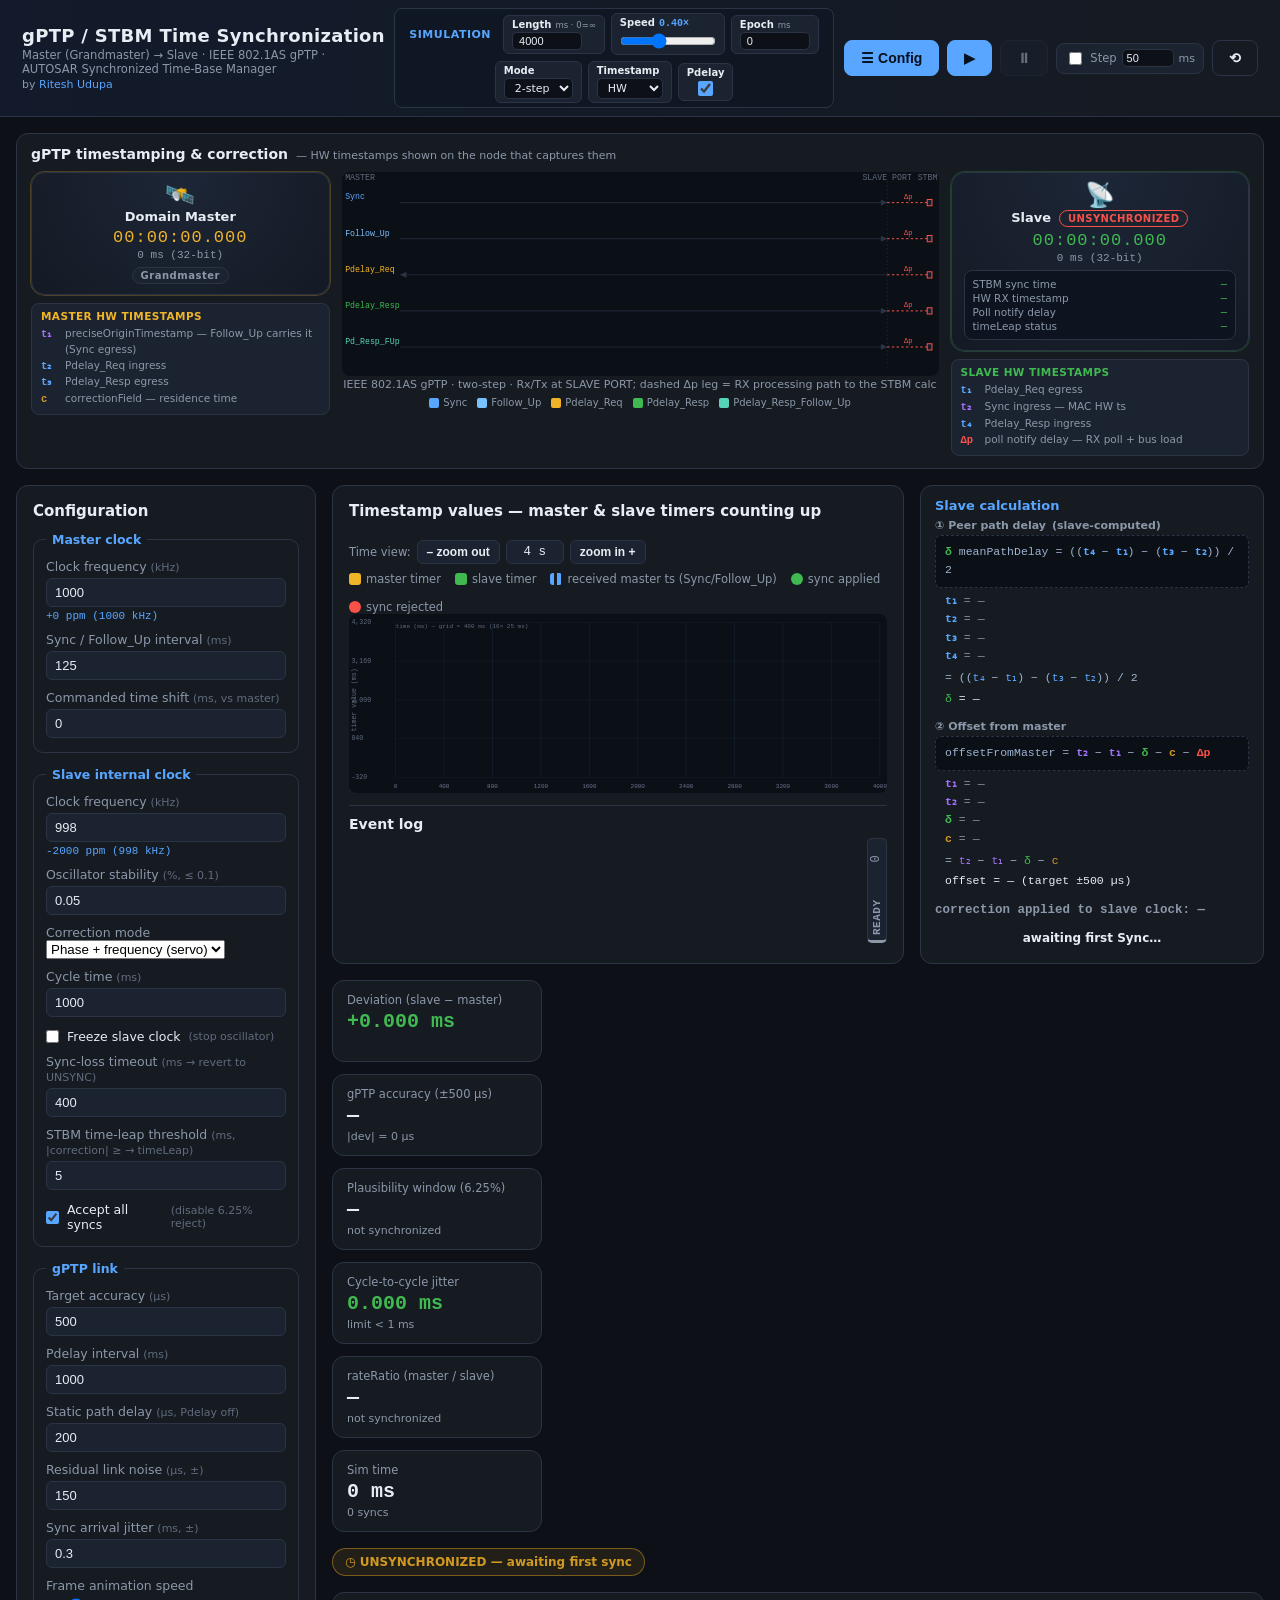
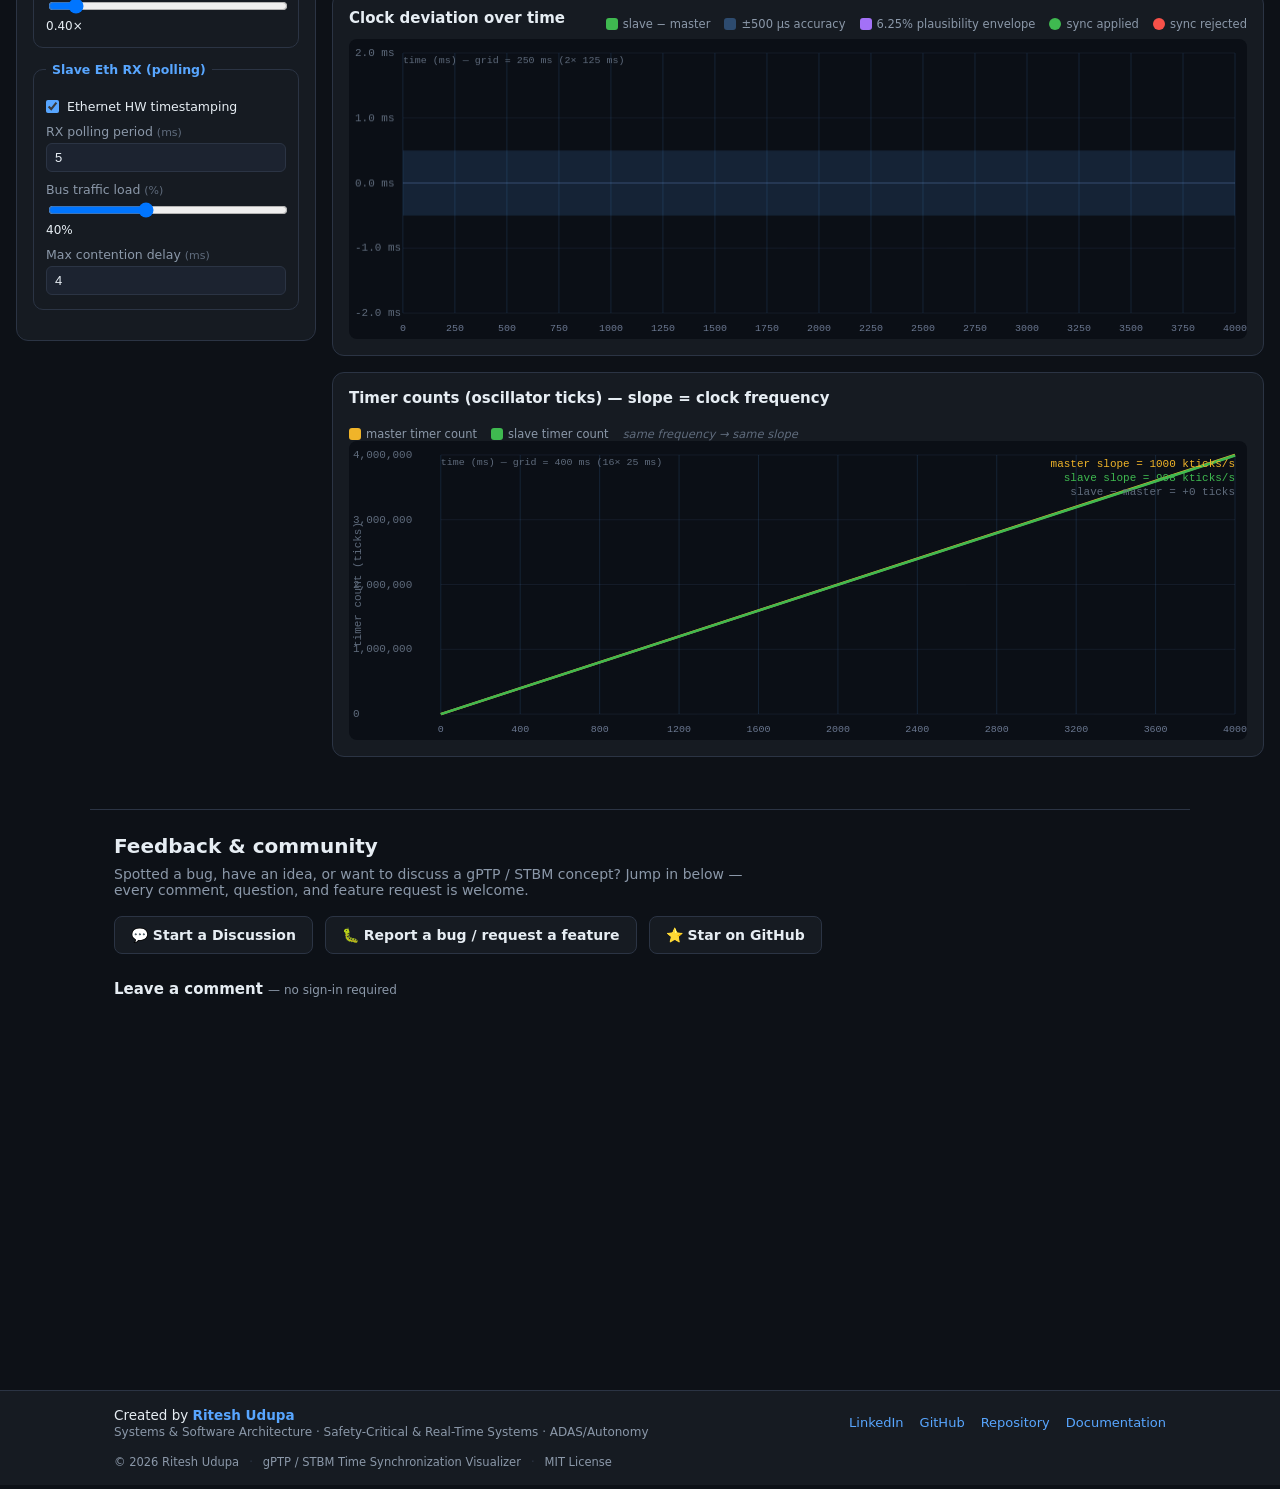
<file: index.html>
<!DOCTYPE html>
<html lang="en">
<head>
  <meta charset="UTF-8" />
  <meta name="viewport" content="width=device-width, initial-scale=1.0" />
  <title>gPTP / STBM Time Synchronization Visualizer</title>
  <meta name="description" content="Interactive gPTP / IEEE 802.1AS and AUTOSAR STBM time-synchronization visualizer for automotive Ethernet. Animates Sync/Follow_Up/Pdelay, offset and path-delay math, HW vs SW timestamping, and a PI frequency servo (syntonization). Vanilla JS, no build." />
  <meta name="keywords" content="gPTP, IEEE 802.1AS, PTP, IEEE 1588, time synchronization, clock synchronization, TSN, time-sensitive networking, automotive Ethernet, AUTOSAR, STBM, EthTSyn, syntonization, precision time protocol, frequency servo, ADAS, in-vehicle network" />
  <meta name="author" content="Ritesh Udupa" />
  <link rel="canonical" href="https://rudupa.github.io/EthTimeSync_Sim/" />
  <!-- Open Graph / social preview -->
  <meta property="og:type" content="website" />
  <meta property="og:title" content="gPTP / STBM Time Synchronization Visualizer" />
  <meta property="og:description" content="See how an ECU disciplines its clock to a grandmaster over IEEE 802.1AS: Sync/Follow_Up/Pdelay, offset math, HW vs SW timestamping, and a frequency servo turning the classic sawtooth into a flat, locked line." />
  <meta property="og:url" content="https://rudupa.github.io/EthTimeSync_Sim/" />
  <meta property="og:image" content="https://rudupa.github.io/EthTimeSync_Sim/preview.png" />
  <meta name="twitter:card" content="summary_large_image" />
  <meta name="twitter:title" content="gPTP / STBM Time Synchronization Visualizer" />
  <meta name="twitter:description" content="Interactive gPTP / IEEE 802.1AS + AUTOSAR STBM time-sync visualizer for automotive Ethernet. Vanilla JS, no build." />
  <meta name="twitter:image" content="https://rudupa.github.io/EthTimeSync_Sim/preview.png" />
  <!-- Google Analytics (GA4) -->
  <script async src="https://www.googletagmanager.com/gtag/js?id=G-XHBCMHM54F"></script>
  <script>
    window.dataLayer = window.dataLayer || [];
    function gtag(){dataLayer.push(arguments);}
    gtag('js', new Date());
    gtag('config', 'G-XHBCMHM54F');
  </script>
  <link rel="stylesheet" href="styles.css" />
</head>
<body>
  <header class="app-header">
    <div class="title-block">
      <h1><a href="docs.html" class="title-link" title="Open the detailed explanation of how gPTP / STBM synchronization works">gPTP&nbsp;/&nbsp;STBM Time Synchronization</a></h1>
      <p class="subtitle">Master (Grandmaster) &rarr; Slave &middot; IEEE&nbsp;802.1AS gPTP &middot; AUTOSAR Synchronized Time-Base Manager</p>
      <p class="byline">by <a href="https://www.linkedin.com/in/ritesh-udupa-4b694619/" target="_blank" rel="noopener">Ritesh Udupa</a></p>
    </div>
    <!-- ================= SIMULATION CONFIG (header center) ================= -->
    <div class="sim-inline">
      <span class="sim-title">Simulation</span>
      <label class="sim-field" title="Total simulation length (in ms). The run auto-stops when the simulation clock reaches this value. 0 = run indefinitely. The run always starts at 0.">
        <span class="sim-lbl">Length <span class="unit">ms · 0=∞</span></span>
        <input type="number" id="cfgStop" value="4000" step="1000" />
      </label>
      <label class="sim-field" title="Playback rate relative to real time. 1× = real time, lower values slow the simulation down. Affects only how fast time advances on screen, not the modeled physics or timestamps.">
        <span class="sim-lbl">Speed <output id="outSpeed">0.40×</output></span>
        <input type="range" id="cfgSpeed" min="0.01" max="1" step="0.01" value="0.4" />
      </label>
      <label class="sim-field" title="Base offset (ms) added to the 32-bit clock so timestamps start from a realistic large value instead of 0. Purely cosmetic for the absolute time display; does not change offsets or accuracy.">
        <span class="sim-lbl">Epoch <span class="unit">ms</span></span>
        <input type="number" id="cfgEpoch" value="0" step="1000" />
      </label>
      <label class="sim-field" title="gPTP timestamping mode. 2-step: the Sync frame is sent first, then a Follow_Up message carries the preciseOriginTimestamp (t₁) and correctionField. 1-step: the Sync frame itself carries t₁ and the correctionField — no Follow_Up is sent.">
        <span class="sim-lbl">Mode</span>
        <select id="cfgStepMode">
          <option value="2" selected>2-step</option>
          <option value="1">1-step</option>
        </select>
      </label>
      <label class="sim-field" title="RX timestamping method at the slave. HW: the Sync ingress time (t₂) is captured by the MAC in hardware, so the variable software poll/bus notify delay (Δp) does NOT corrupt the measured offset. SW: a software timestamp is taken at poll-service time, leaking Δp into t₂ as error + jitter.">
        <span class="sim-lbl">Timestamp</span>
        <select id="cfgTsMode">
          <option value="hw" selected>HW</option>
          <option value="sw">SW</option>
        </select>
      </label>
      <label class="sim-field sim-chk" title="Enable the peer-delay (Pdelay) handshake that measures link propagation delay (meanPathDelay δ). When enabled, the offset subtracts δ. When disabled, no Pdelay frames run, δ is assumed 0, and the link propagation delay remains uncompensated in the offset.">
        <span class="sim-lbl">Pdelay</span>
        <input type="checkbox" id="cfgPdelayEn" checked />
      </label>
    </div>
    <div class="sim-controls">
      <button id="btnToggleConfig" class="btn btn-ghost active" title="Show/hide configuration panel">☰ Config</button>
      <button id="btnStart" class="btn btn-primary">▶</button>
      <button id="btnPause" class="btn" disabled>⏸</button>
      <label class="sim-step" title="Step mode. When enabled, ▶ advances the simulation by one step (the size in the box) per click instead of running continuously.">
        <input type="checkbox" id="cfgStepEn" />
        <span>Step</span>
        <input type="number" id="cfgStep" value="50" min="1" step="10" />
        <span class="unit">ms</span>
      </label>
      <button id="btnReset" class="btn btn-ghost">⟲</button>
    </div>
  </header>

  <main class="layout">
    <!-- ================= SYNC PANEL: nodes + link + gPTP timestamps combined ================= -->
    <div class="top-band">
      <div class="panel sync-panel">
        <h2>gPTP timestamping &amp; correction <span class="hint">— HW timestamps shown on the node that captures them</span></h2>
        <div class="sync-grid">

          <!-- Master node -->
          <div class="sync-col sync-master">
            <div class="node node-master" id="nodeMaster">
              <div class="node-icon">🛰️</div>
              <div class="node-name">Domain Master</div>
              <div class="node-clock" id="masterHuman">--:--:--.---</div>
              <div class="node-raw" id="masterRaw">0 ms</div>
              <div class="node-tag">Grandmaster</div>
            </div>
            <div class="ts-key">
              <h5>Master HW timestamps</h5>
              <div class="ts-key-row"><span class="sym t-sy">t₁</span><span id="mkT1desc">preciseOriginTimestamp — Sync egress</span></div>
              <div class="ts-key-row pd-only"><span class="sym t-pd">t₂</span><span>Pdelay_Req ingress</span></div>
              <div class="ts-key-row pd-only"><span class="sym t-pd">t₃</span><span>Pdelay_Resp egress</span></div>
              <div class="ts-key-row"><span class="sym t-c">c</span><span>correctionField — residence time</span></div>
            </div>
          </div>

          <!-- Link diagram (timestamps annotated on arrows) + derived results -->
          <div class="sync-col sync-link">
            <div class="link">
              <canvas id="linkCanvas" width="760" height="260"></canvas>
              <div class="link-label" id="linkLabel">IEEE 802.1AS gPTP · two-step <span class="who">— t₁…t₄ shown at the arrow endpoint that captures them</span></div>
              <div class="frame-legend" id="frameLegend">
                <span data-lane="Sync"><i class="fr fr-sync"></i>Sync</span>
                <span data-lane="Follow_Up"><i class="fr fr-fup"></i>Follow_Up</span>
                <span data-lane="Pdelay_Req"><i class="fr fr-preq"></i>Pdelay_Req</span>
                <span data-lane="Pdelay_Resp"><i class="fr fr-presp"></i>Pdelay_Resp</span>
                <span data-lane="Pdelay_Resp_Follow_Up"><i class="fr fr-prfup"></i>Pdelay_Resp_Follow_Up</span>
              </div>
            </div>
          </div>

          <!-- Slave node -->
          <div class="sync-col sync-slave">
            <div class="node node-slave" id="nodeSlave">
              <div class="node-icon">📡</div>
              <div class="node-name node-name-row">Slave <span class="node-tag node-tag-inline state-unsync" id="slaveState">UNSYNCHRONIZED</span></div>
              <div class="node-clock" id="slaveHuman">--:--:--.---</div>
              <div class="node-raw" id="slaveRaw">0 ms</div>
              <div class="stbm-box">
                <div class="stbm-row"><span>STBM sync time</span><span id="stbmTime" class="mono">—</span></div>
                <div class="stbm-row"><span>HW RX timestamp</span><span id="stbmHwTs" class="mono">—</span></div>
                <div class="stbm-row"><span>Poll notify delay</span><span id="stbmNotify" class="mono">—</span></div>
                <div class="stbm-row"><span>timeLeap status</span><span id="stbmLeap" class="mono">—</span></div>
              </div>
            </div>
            <div class="ts-key">
              <h5>Slave HW timestamps</h5>
              <div class="ts-key-row pd-only"><span class="sym t-pd">t₁</span><span>Pdelay_Req egress</span></div>
              <div class="ts-key-row"><span class="sym t-sy">t₂</span><span>Sync ingress — MAC HW ts</span></div>
              <div class="ts-key-row pd-only"><span class="sym t-pd">t₄</span><span>Pdelay_Resp ingress</span></div>
              <div class="ts-key-row"><span class="sym t-dp">Δp</span><span>poll notify delay — RX poll + bus load</span></div>
            </div>
          </div>

        </div>
      </div>
    </div>

    <div class="main-row">
    <!-- ================= CONFIG SIDEBAR ================= -->
    <aside class="panel config-panel">
      <h2>Configuration</h2>
      <div class="config-grid">
      <fieldset>
        <legend>Master clock</legend>
        <label title="Master oscillator frequency. Nominal reference is 1000 kHz (1 MHz). The derived ppm shows its offset from nominal. This sets the SLOPE of the master timer-count line; the master is the grandmaster reference all others sync to.">Clock frequency <span class="unit">(kHz)</span>
          <input type="number" id="cfgMasterFreq" value="1000" step="0.1" min="1" />
          <output id="outMasterPpm" class="ppm-out">0 ppm</output>
        </label>
        <label title="How often the master sends Sync + Follow_Up frames. Shorter interval = more frequent corrections = tighter tracking of the slave, but more bus traffic. Also sets the default time-axis grid spacing.">Sync / Follow_Up interval <span class="unit">(ms)</span>
          <input type="number" id="cfgSyncInterval" value="125" step="5" min="5" />
        </label>
        <label title="Deliberate offset added to the master's transmitted time (preciseOriginTimestamp). Simulates a commanded time-base shift. A large shift produces a big correction at the slave and can trigger an STBM timeLeap.">Commanded time shift <span class="unit">(ms, vs master)</span>
          <input type="number" id="cfgTimeShift" value="0" step="1" />
        </label>
      </fieldset>

      <fieldset>
        <legend>Slave internal clock</legend>
        <label title="Slave oscillator frequency. Difference from the master (nominal 1000 kHz) is the root cause of drift: e.g. 998 kHz = -2000 ppm, so the slave loses ~2 ms every second between syncs. Sets the slope of the slave timer-count line.">Clock frequency <span class="unit">(kHz)</span>
          <input type="number" id="cfgSlaveFreq" value="998" step="0.1" min="1" />
          <output id="outSlavePpm" class="ppm-out">0 ppm</output>
        </label>
        <label title="Short-term random frequency wander of the slave oscillator, as a percentage. Models crystal instability. Requirement is ≤ 0.1%; above that an alert fires. Higher values add noise/jitter to the deviation between syncs.">Oscillator stability <span class="unit">(%, ≤ 0.1)</span>
          <input type="number" id="cfgStability" value="0.05" step="0.01" min="0" />
        </label>
        <label title="How the slave applies each sync. Phase only: the classic hard step — the slave clock is snapped to the master every sync, so it drifts back (sawtooth) between syncs. Phase + frequency (servo): a PI clock servo also disciplines the oscillator RATE (syntonization) so the error converges and stays flat between syncs, like a real gPTP/STBM stack.">Correction mode
          <select id="cfgCorrMode">
            <option value="both" selected>Phase + frequency (servo)</option>
            <option value="phase">Phase only (step)</option>
          </select>
        </label>
        <label title="Period of the slave's measurement cycle (e.g. sensor frame). Cycle-to-cycle jitter is measured against this; jitter ≥ 1 ms raises an alert. Represents the application task cadence driven by the synchronized time base.">Cycle time <span class="unit">(ms)</span>
          <input type="number" id="cfgCycle" value="1000" step="100" min="10" />
        </label>
        <label class="chk" title="Stops the slave oscillator entirely (0 Hz). The local timer flat-lines while Sync frames still arrive, so every sync is rejected by the plausibility check until the sync-loss timeout forces re-adoption. Use to demonstrate holdover / sync loss.">
          <input type="checkbox" id="cfgFreeze" />
          Freeze slave clock <span class="unit">(stop oscillator)</span>
        </label>
        <label title="If no sync has been APPLIED for this long, the slave declares sync loss and reverts to UNSYNCHRONIZED, then unconditionally adopts the next Sync. 0 disables the timeout. Lower = recovers faster after rejected syncs.">Sync-loss timeout <span class="unit">(ms → revert to UNSYNC)</span>
          <input type="number" id="cfgSyncTimeout" value="400" step="50" min="0" />
        </label>
        <label title="STBM raises a timeLeap status flag when a single applied correction is at least this large (a discontinuous jump of the time base). 0 disables it. Lower threshold = timeLeap fires on smaller jumps. Rejected syncs never raise it.">STBM time-leap threshold <span class="unit">(ms, |correction| ≥ → timeLeap)</span>
          <input type="number" id="cfgTimeLeap" value="5" step="1" min="0" />
        </label>
        <label class="chk" title="When checked, every received sync is applied regardless of size. When unchecked, a sync is rejected (holdover) if the deviation exceeds 6.25% of the time since the last sync — the plausibility gate that guards against bad timestamps.">
          <input type="checkbox" id="cfgAcceptAll" checked />
          Accept all syncs <span class="unit">(disable 6.25% reject)</span>
        </label>
      </fieldset>

      <fieldset>
        <legend>gPTP link</legend>
        <label title="Required synchronization accuracy. If the |deviation| between slave and master exceeds this, an ACCURACY OUT OF SPEC alert fires and the tile turns red. Sets the ± band drawn on the deviation plot. Does not change the physics — it is the pass/fail limit.">Target accuracy <span class="unit">(µs)</span>
          <input type="number" id="cfgAccuracy" value="500" step="10" />
        </label>
        <label title="How often the peer-delay (Pdelay) handshake runs to measure link propagation delay. More frequent = fresher meanPathDelay used in the offset calculation. Rarely needs changing on a stable link.">Pdelay interval <span class="unit">(ms)</span>
          <input type="number" id="cfgPdelay" value="1000" step="100" min="50" />
        </label>
        <label title="Assumed static link propagation delay used when the Pdelay handshake is disabled. The link still has this real one-way delay in the Sync ingress timestamp, but with Pdelay off it is not measured or compensated, so it leaks into the recovered offset as a fixed error.">Static path delay <span class="unit">(µs, Pdelay off)</span>
          <input type="number" id="cfgStaticPath" value="200" step="10" min="0" />
        </label>
        <label title="Random ± timestamping error on each Sync (PHY/MAC granularity, cabling). Directly adds noise to the measured offset, widening the scatter on the deviation plot. Higher noise makes it harder to stay within target accuracy.">Residual link noise <span class="unit">(µs, ±)</span>
          <input type="number" id="cfgNoise" value="150" step="10" min="0" />
        </label>
        <label title="Random ± variation in Sync frame arrival time. Models delivery jitter of the gPTP messages. Affects the timing regularity of corrections but, with HW timestamping, not their measured value.">Sync arrival jitter <span class="unit">(ms, ±)</span>
          <input type="number" id="cfgSyncJitter" value="0.3" step="0.1" min="0" />
        </label>
        <label title="Visual-only: how fast the animated frames travel across the link diagram. Pure display cosmetic — has no effect on the simulated timestamps, offsets, or timing.">Frame animation speed
          <input type="range" id="cfgFrameSpeed" min="0.15" max="3" step="0.05" value="0.4" />
          <output id="outFrameSpeed">0.40×</output>
        </label>
      </fieldset>

      <fieldset>
        <legend>Slave Eth RX (polling)</legend>
        <label class="chk" title="When ON, the Sync ingress time (t2) is captured accurately by the MAC in hardware, so the variable software poll/bus delay does NOT corrupt the measured offset. When OFF, a software timestamp is taken at poll-service time, leaking the poll notify delay into t2 as error + jitter.">
          <input type="checkbox" id="cfgHwTs" checked />
          Ethernet HW timestamping
        </label>
        <label title="How often the driver polls the Ethernet RX for received frames. A frame can wait up to one poll period before being processed, adding a variable notify delay. Larger period = more latency/jitter (and, without HW timestamping, more offset error).">RX polling period <span class="unit">(ms)</span>
          <input type="number" id="cfgPollPeriod" value="5" step="1" min="0" />
        </label>
        <label title="Fraction of bus/CPU busy time causing contention when servicing a received Sync. Scales the extra random processing delay. Higher load = larger, more variable notify delay (matters most when HW timestamping is OFF).">Bus traffic load <span class="unit">(%)</span>
          <input type="range" id="cfgBusLoad" min="0" max="100" step="5" value="40" />
          <output id="outBusLoad">40%</output>
        </label>
        <label title="Upper bound of the contention delay added by bus traffic. Together with Bus traffic load it caps the worst-case poll notify delay. Raising it increases holdover/jitter risk when software timestamping is used.">Max contention delay <span class="unit">(ms)</span>
          <input type="number" id="cfgBusMax" value="4" step="0.5" min="0" />
        </label>
      </fieldset>
      </div>
    </aside>

    <!-- ================= WORKSPACE (stage + log) ================= -->
    <div class="workspace">
    <!-- ================= MAIN STAGE ================= -->
    <section class="stage">
      <!-- Timestamp chart (with embedded log) + status tiles (1x5, right) -->
      <div class="timer-row">
      <!-- Timestamp / counting-up timers (with embedded event log) -->
      <div class="panel graph-panel">
        <div class="graph-header">
          <h2>Timestamp values — master &amp; slave timers counting up</h2>
          <div class="zoom-bar">
            <span class="zoom-label">Time view:</span>
            <button id="btnZoomOut" class="btn btn-mini" title="Zoom out (show more time)">– zoom out</button>
            <output id="outZoom" class="zoom-out">4.0 s</output>
            <button id="btnZoomIn" class="btn btn-mini" title="Zoom in (show less time)">zoom in +</button>
          </div>
          <div class="legend">
            <span><i class="sw sw-master"></i>master timer</span>
            <span><i class="sw sw-slave"></i>slave timer</span>
            <span><i class="sw sw-rx"></i>received master ts (Sync/Follow_Up)</span>
            <span><i class="sw sw-ok"></i>sync applied</span>
            <span><i class="sw sw-rej"></i>sync rejected</span>
          </div>
        </div>
        <canvas id="timerCanvas" width="900" height="300"></canvas>
        <!-- Event log embedded below the chart -->
        <div class="log-embed">
          <div class="log-head"><h2>Event log</h2></div>
          <div class="log log-strip" id="log"></div>
        </div>
      </div>

      <!-- ================= SLAVE CALCULATION (beside the chart) ================= -->
      <div class="panel calc-panel-side">
        <div class="calc-block calc-slave">
          <h4>Slave calculation <span class="at" id="syAt"></span></h4>

          <div class="calc-sub" id="pdBlockHead">① Peer path delay <span class="who">(slave-computed)</span> <span class="at" id="pdAt"></span></div>
          <div class="calc-line" id="pdBlock">
            <div class="formula"><span class="t-mpd">δ</span> meanPathDelay = ((<span class="t-pd">t₄</span> − <span class="t-pd">t₁</span>) − (<span class="t-pd">t₃</span> − <span class="t-pd">t₂</span>)) / 2</div>
            <div class="calc-vals" id="pdVals">—</div>
            <div class="result" id="pdResult">—</div>
          </div>

          <div class="calc-sub">② Offset from master</div>
          <div class="calc-line">
            <div class="formula">offsetFromMaster = <span class="t-sy">t₂</span> − <span class="t-sy">t₁</span><span id="fDelta"> − <span class="t-mpd">δ</span></span> − <span class="t-c">c</span> − <span class="t-dp">Δp</span></div>
            <div class="calc-vals" id="syVals">—</div>
            <div class="result" id="syResult">—</div>
          </div>
          <div class="result sub" id="syCorrection">—</div>
          <div class="verdict" id="syVerdict">—</div>
        </div>
      </div>

      <!-- ================= STATUS TILES (right, 1x5) ================= -->
      <div class="tiles tiles-col">
        <div class="tile">
          <span class="tile-label">Deviation (slave − master)</span>
          <span class="tile-value" id="statDev">0.000 ms</span>
          <span class="tile-sub" id="statDevBar"></span>
        </div>
        <div class="tile">
          <span class="tile-label">gPTP accuracy (±500 µs)</span>
          <span class="tile-value" id="statAcc">—</span>
          <span class="tile-sub" id="statAccSub">within target</span>
        </div>
        <div class="tile">
          <span class="tile-label">Plausibility window (6.25%)</span>
          <span class="tile-value" id="statWindow">—</span>
          <span class="tile-sub" id="statWindowSub">since last sync</span>
        </div>
        <div class="tile">
          <span class="tile-label">Cycle-to-cycle jitter</span>
          <span class="tile-value" id="statJitter">0.000 ms</span>
          <span class="tile-sub">limit &lt; 1 ms</span>
        </div>
        <div class="tile">
          <span class="tile-label">rateRatio (master / slave)</span>
          <span class="tile-value" id="statRateRatio">—</span>
          <span class="tile-sub" id="statRateRatioSub">frequency servo</span>
        </div>
        <div class="tile">
          <span class="tile-label">Sim time</span>
          <span class="tile-value" id="statSimTime">0 ms</span>
          <span class="tile-sub" id="statSyncCount">0 syncs</span>
        </div>
      </div>
      </div>

      <!-- Alerts strip -->
      <div class="alerts" id="alerts"></div>

      <!-- Deviation graph -->
      <div class="panel graph-panel">
        <div class="graph-header">
          <h2>Clock deviation over time</h2>
          <div class="legend">
            <span><i class="sw sw-dev"></i>slave − master</span>
            <span><i class="sw sw-acc"></i>±500 µs accuracy</span>
            <span><i class="sw sw-env"></i>6.25% plausibility envelope</span>
            <span><i class="sw sw-ok"></i>sync applied</span>
            <span><i class="sw sw-rej"></i>sync rejected</span>
          </div>
        </div>
        <canvas id="graphCanvas" width="900" height="300"></canvas>
      </div>

      <!-- Timer counts graph -->
      <div class="panel graph-panel">
        <div class="graph-header">
          <h2>Timer counts (oscillator ticks) — slope = clock frequency</h2>
          <div class="legend">
            <span><i class="sw sw-master"></i>master timer count</span>
            <span><i class="sw sw-slave"></i>slave timer count</span>
            <span class="legend-note">same frequency → same slope</span>
          </div>
        </div>
        <canvas id="clockCanvas" width="900" height="300"></canvas>
      </div>
    </section>
    </div>
    </div>
  </main>

  <!-- ================= FEEDBACK & COMMUNITY ================= -->
  <section class="feedback" id="feedback">
    <h2 class="feedback-title">Feedback &amp; community</h2>
    <p class="feedback-intro">
      Spotted a bug, have an idea, or want to discuss a gPTP / STBM concept? Jump in below &mdash;
      every comment, question, and feature request is welcome.
    </p>
    <div class="feedback-actions">
      <a class="fb-btn fb-discuss" href="https://github.com/rudupa/EthTimeSync_Sim/discussions" target="_blank" rel="noopener">💬 Start a Discussion</a>
      <a class="fb-btn fb-issue" href="https://github.com/rudupa/EthTimeSync_Sim/issues/new/choose" target="_blank" rel="noopener">🐛 Report a bug / request a feature</a>
      <a class="fb-btn fb-star" href="https://github.com/rudupa/EthTimeSync_Sim" target="_blank" rel="noopener">⭐ Star on GitHub</a>
    </div>

    <h3 class="feedback-sub">Leave a comment <span class="feedback-hint">— no sign-in required</span></h3>
    <!-- Cusdis embedded comments (anonymous, pre-moderated). Dashboard: https://cusdis.com -->
    <div id="cusdis_thread"
         data-host="https://cusdis.com"
         data-app-id="de5e86e6-4a80-4423-a37e-01ce292130e4"
         data-page-id="simulator"
         data-page-url="https://rudupa.github.io/EthTimeSync_Sim/"
         data-page-title="gPTP / STBM Time Synchronization Visualizer"
         data-theme="dark">
    </div>
    <script async defer src="https://cusdis.com/js/cusdis.es.js"></script>
  </section>

  <footer class="app-footer">
    <div class="footer-inner">
      <div class="footer-credit">
        <span class="footer-by">Created by <strong>Ritesh Udupa</strong></span>
        <span class="footer-role">Systems &amp; Software Architecture &middot; Safety-Critical &amp; Real-Time Systems &middot; ADAS/Autonomy</span>
      </div>
      <div class="footer-links">
        <a href="https://www.linkedin.com/in/ritesh-udupa-4b694619/" target="_blank" rel="noopener">LinkedIn</a>
        <a href="https://github.com/rudupa" target="_blank" rel="noopener">GitHub</a>
        <a href="https://github.com/rudupa/EthTimeSync_Sim" target="_blank" rel="noopener">Repository</a>
        <a href="docs.html">Documentation</a>
      </div>
    </div>
    <div class="footer-meta">
      <span>&copy; <span id="footerYear">2026</span> Ritesh Udupa</span>
      <span class="footer-dot">&middot;</span>
      <span>gPTP / STBM Time Synchronization Visualizer</span>
      <span class="footer-dot">&middot;</span>
      <span>MIT License</span>
    </div>
  </footer>

  <script src="sim.js"></script>
  <script>document.getElementById('footerYear').textContent = new Date().getFullYear();</script>
</body>
</html>
</file>
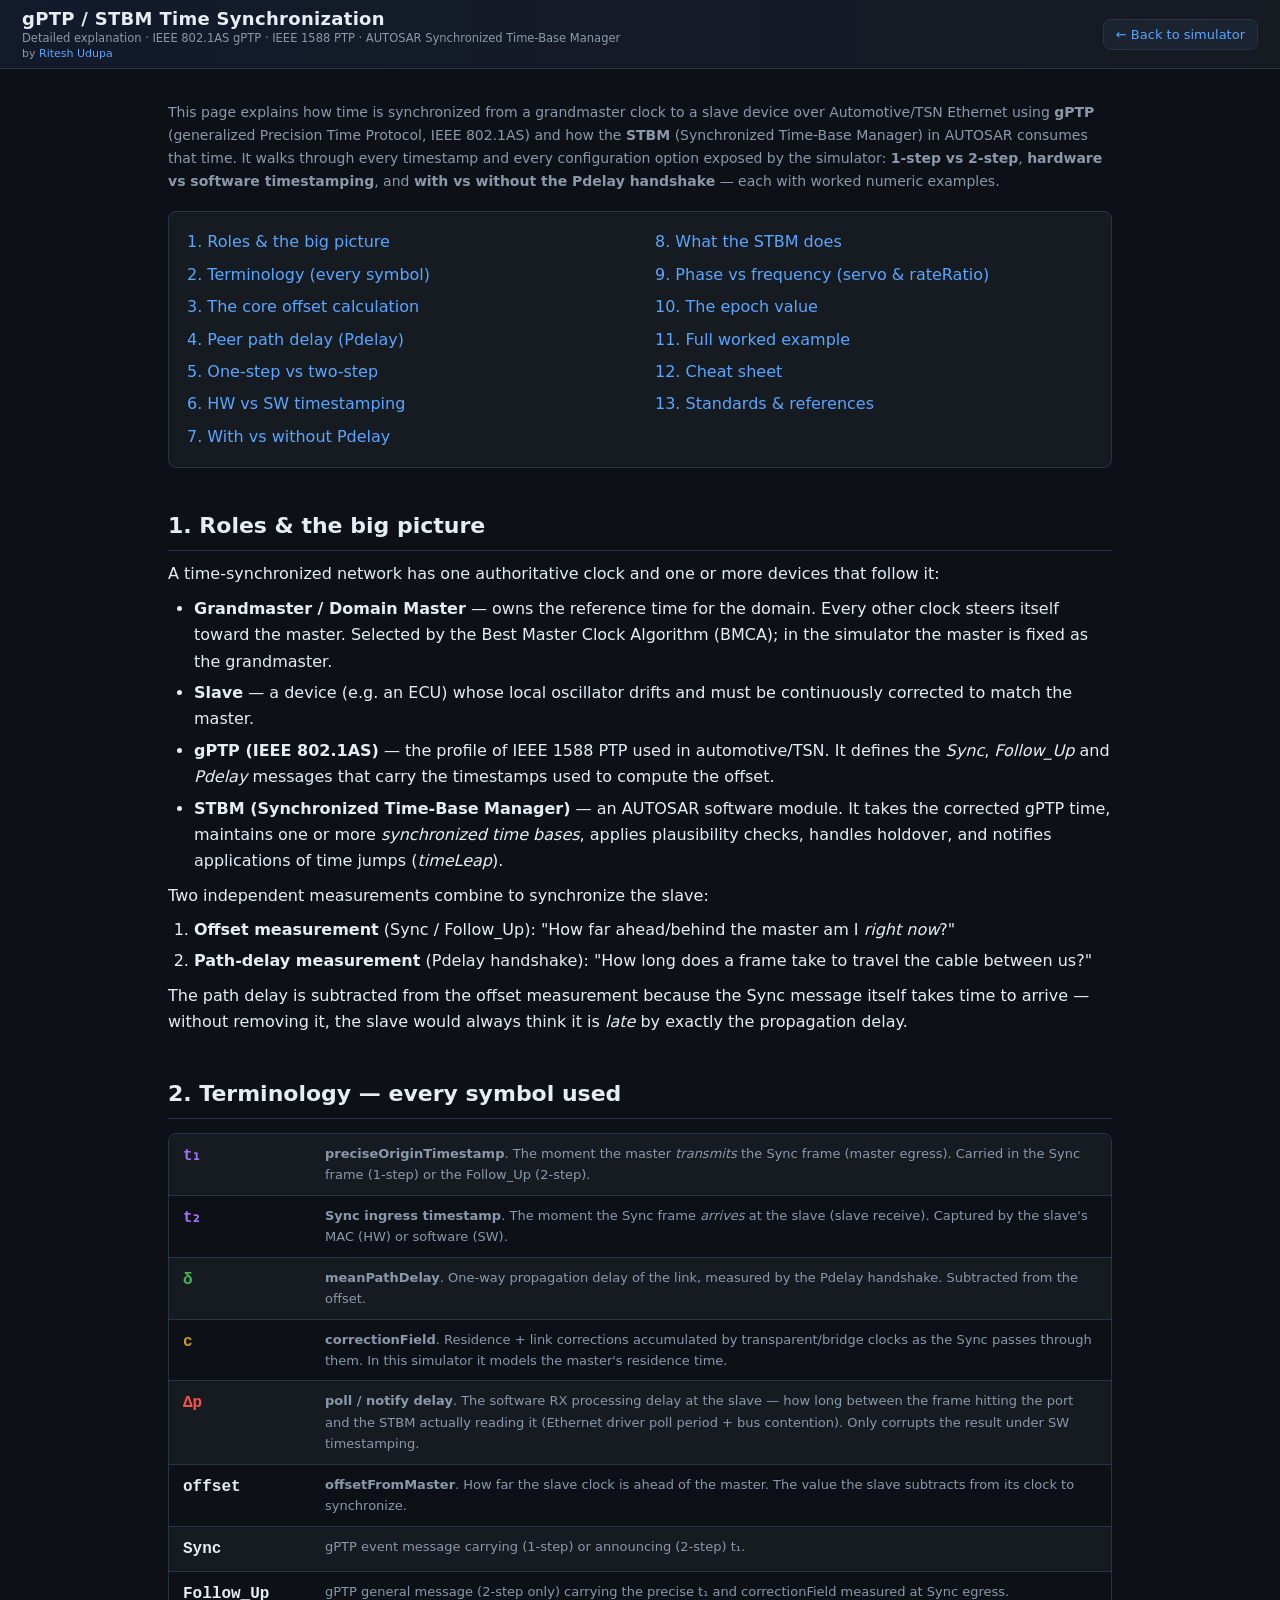
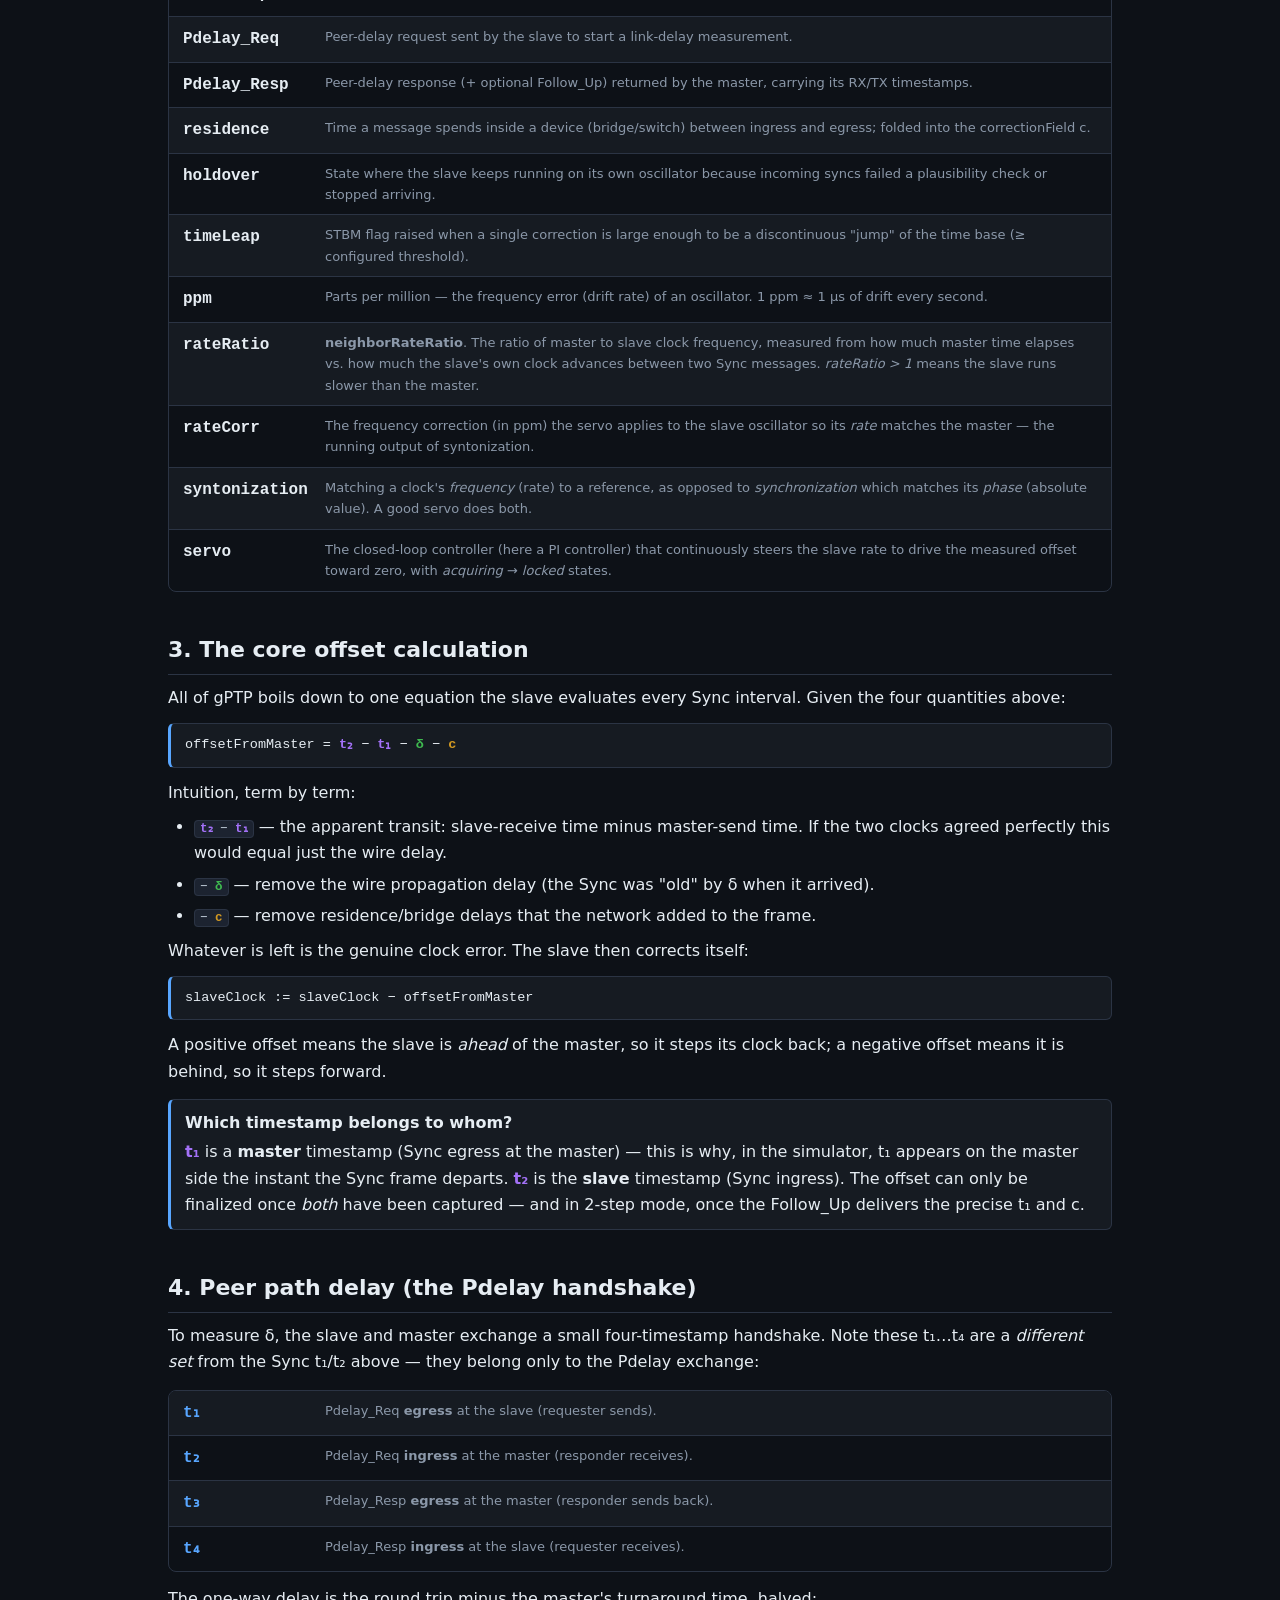
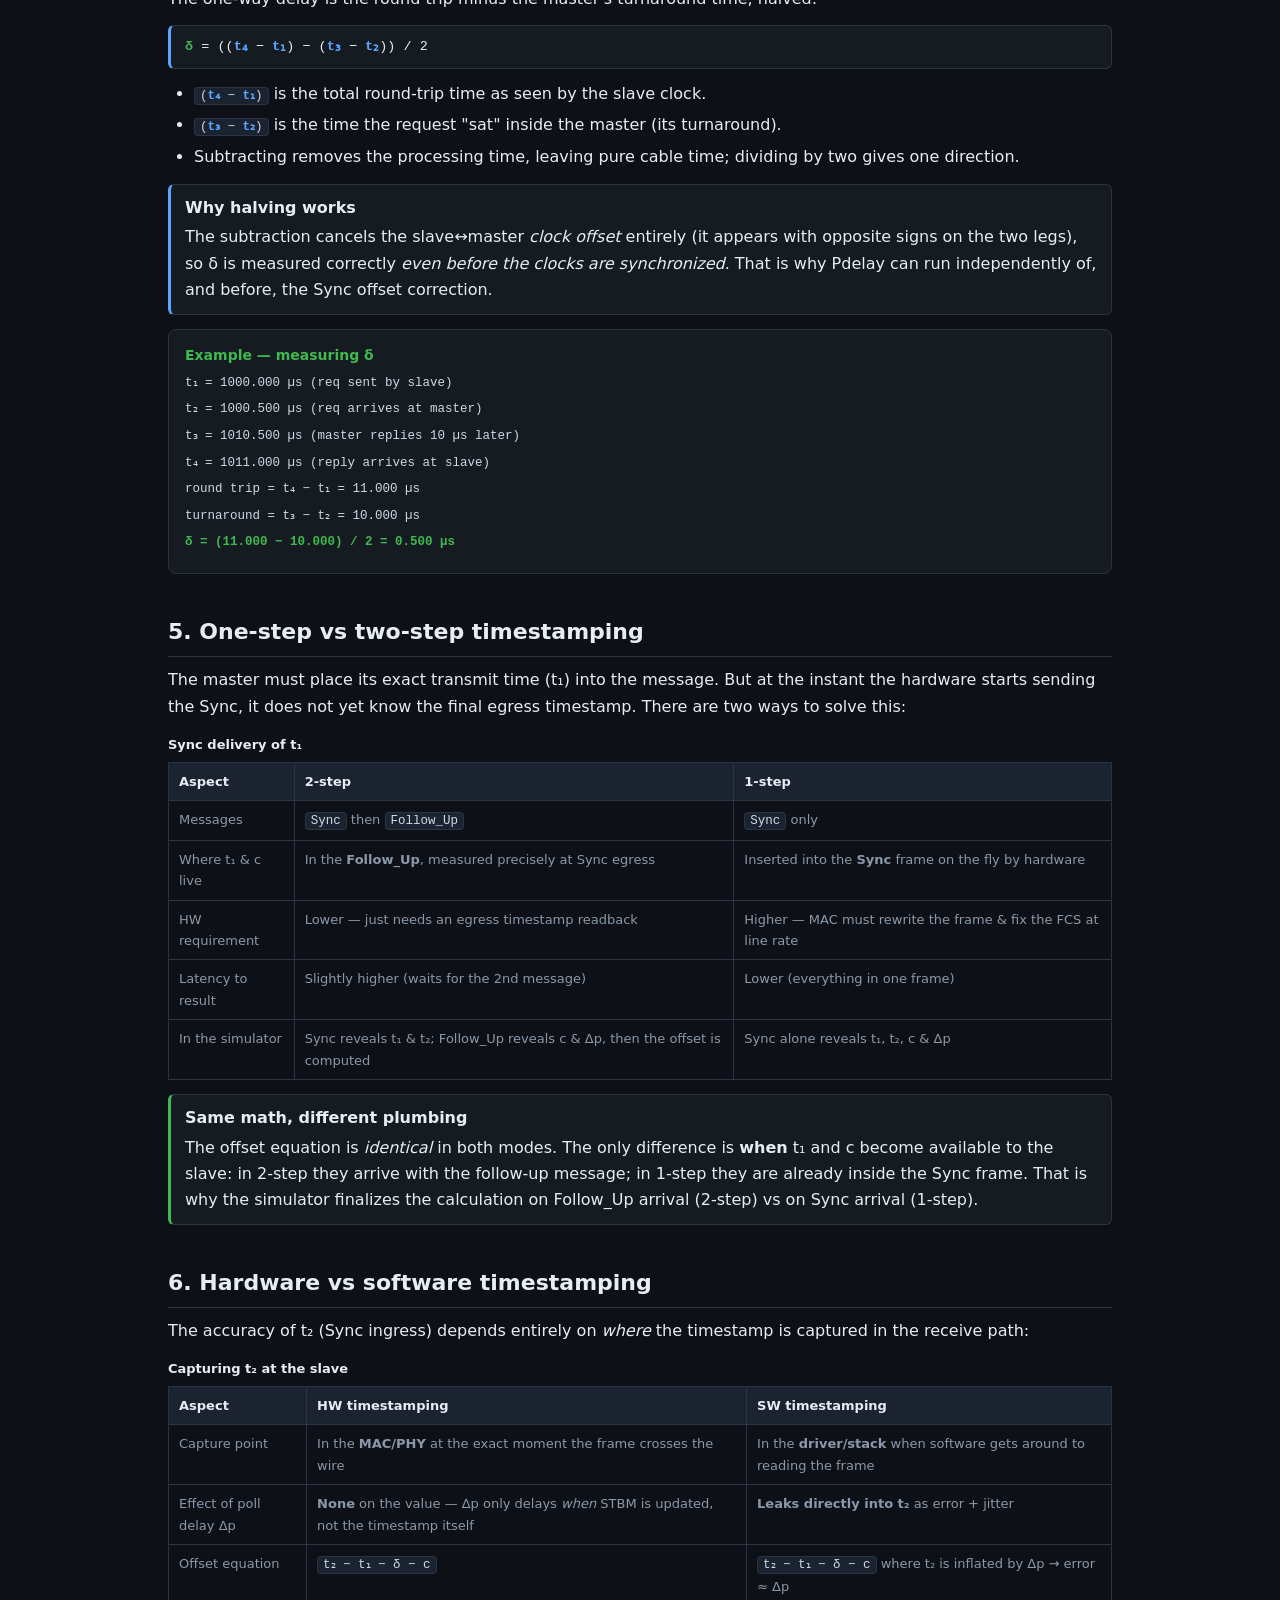
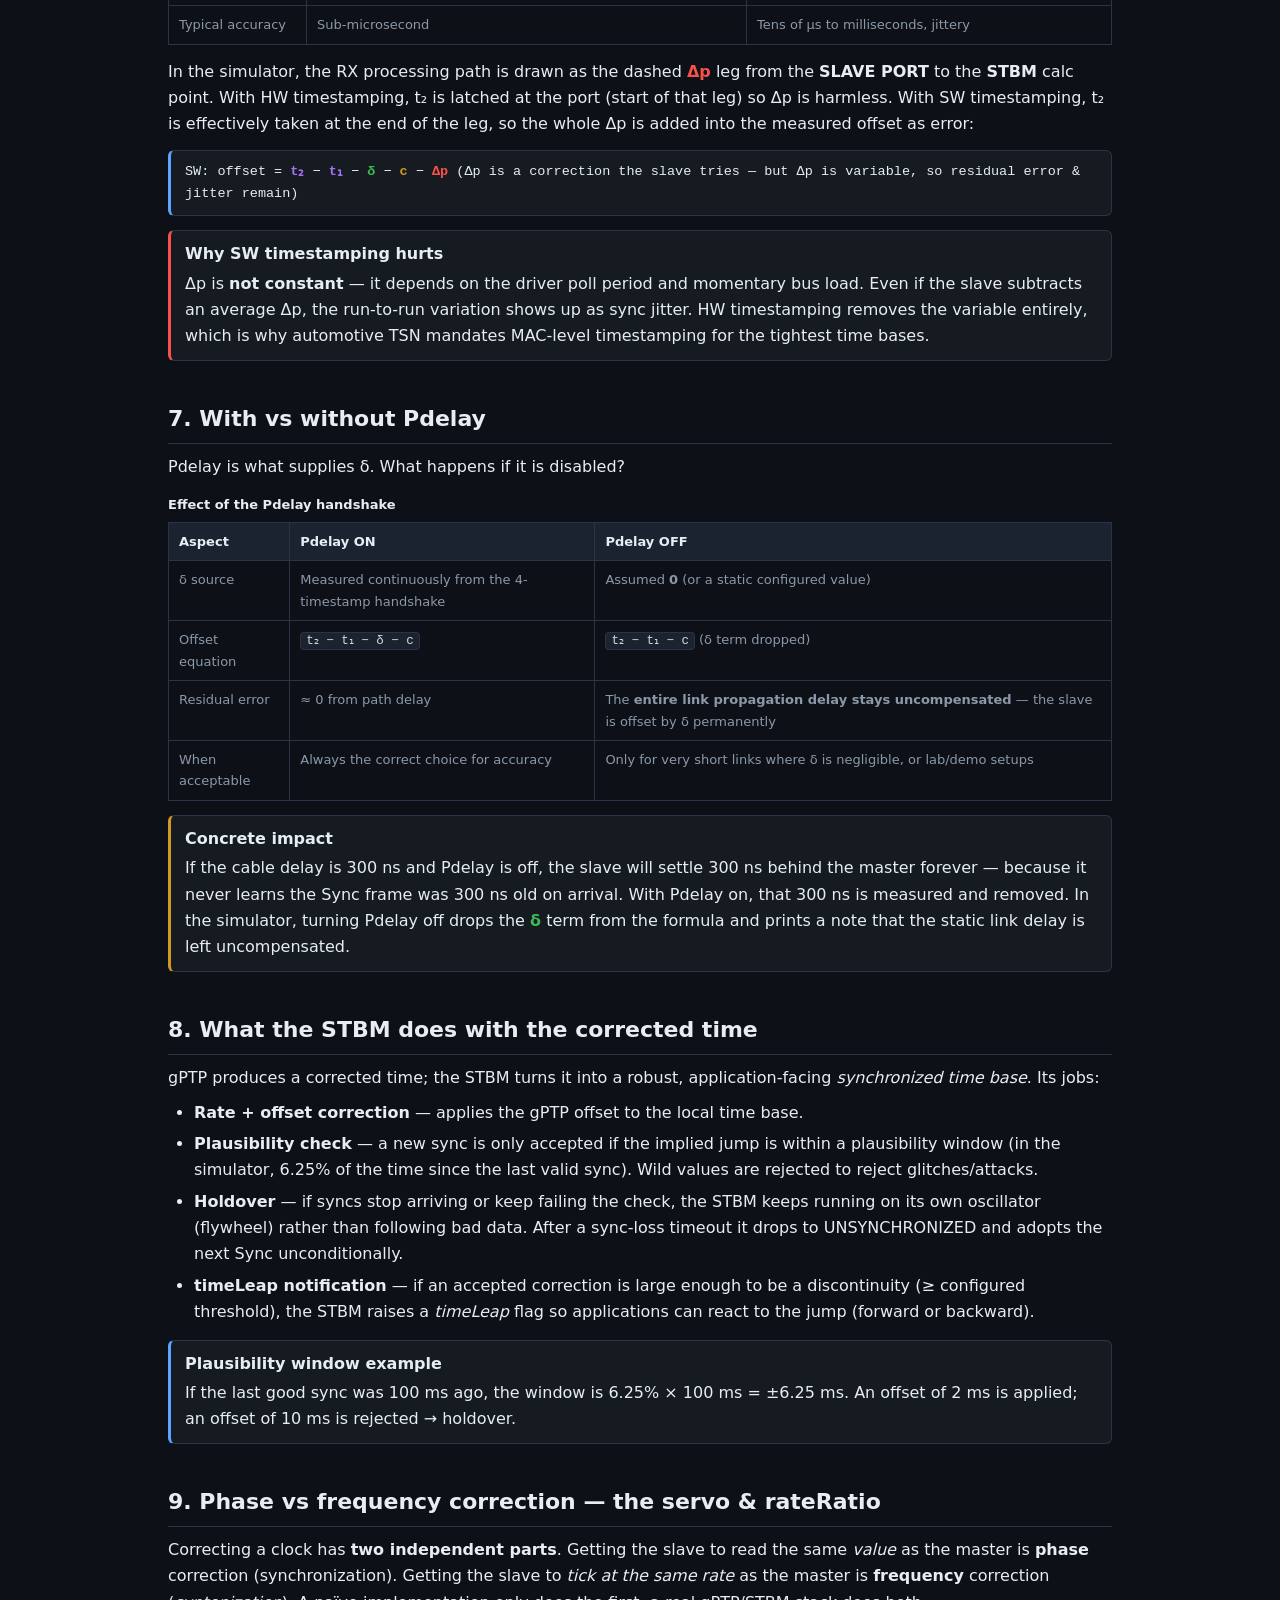
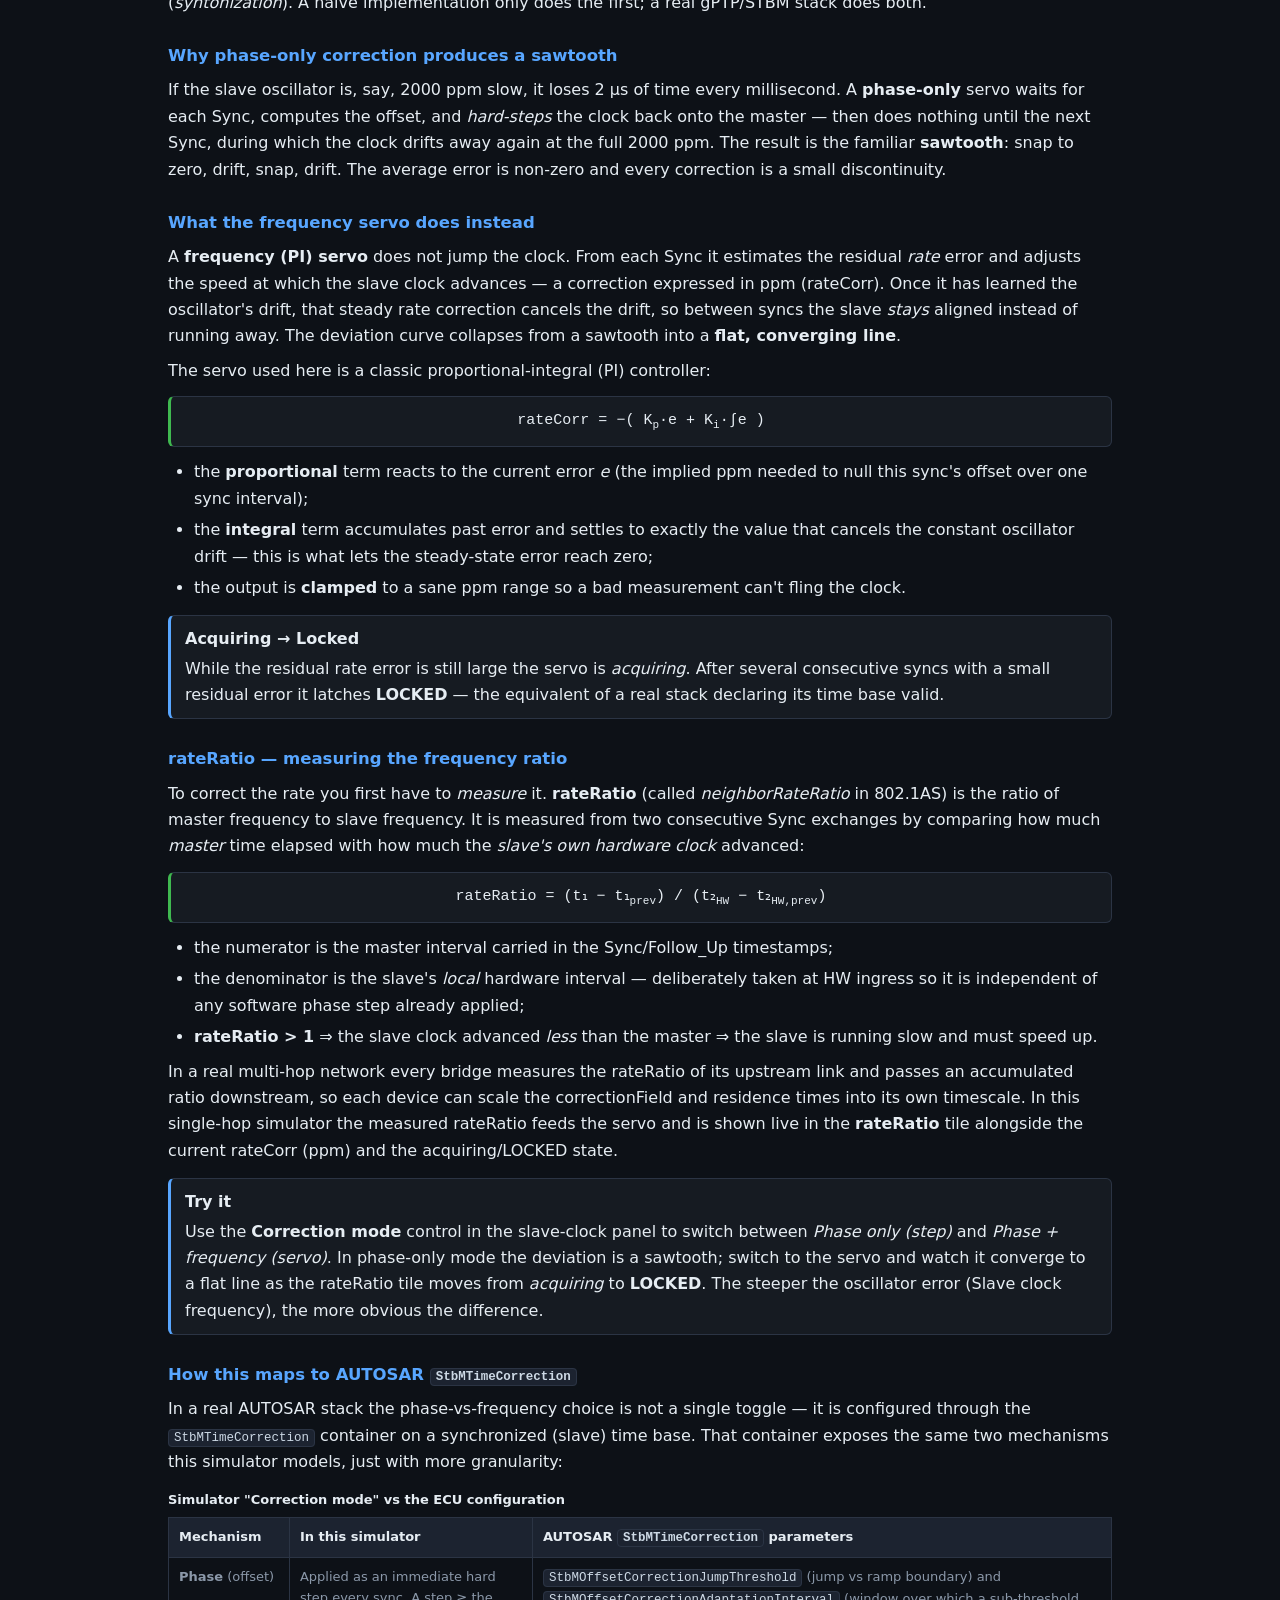
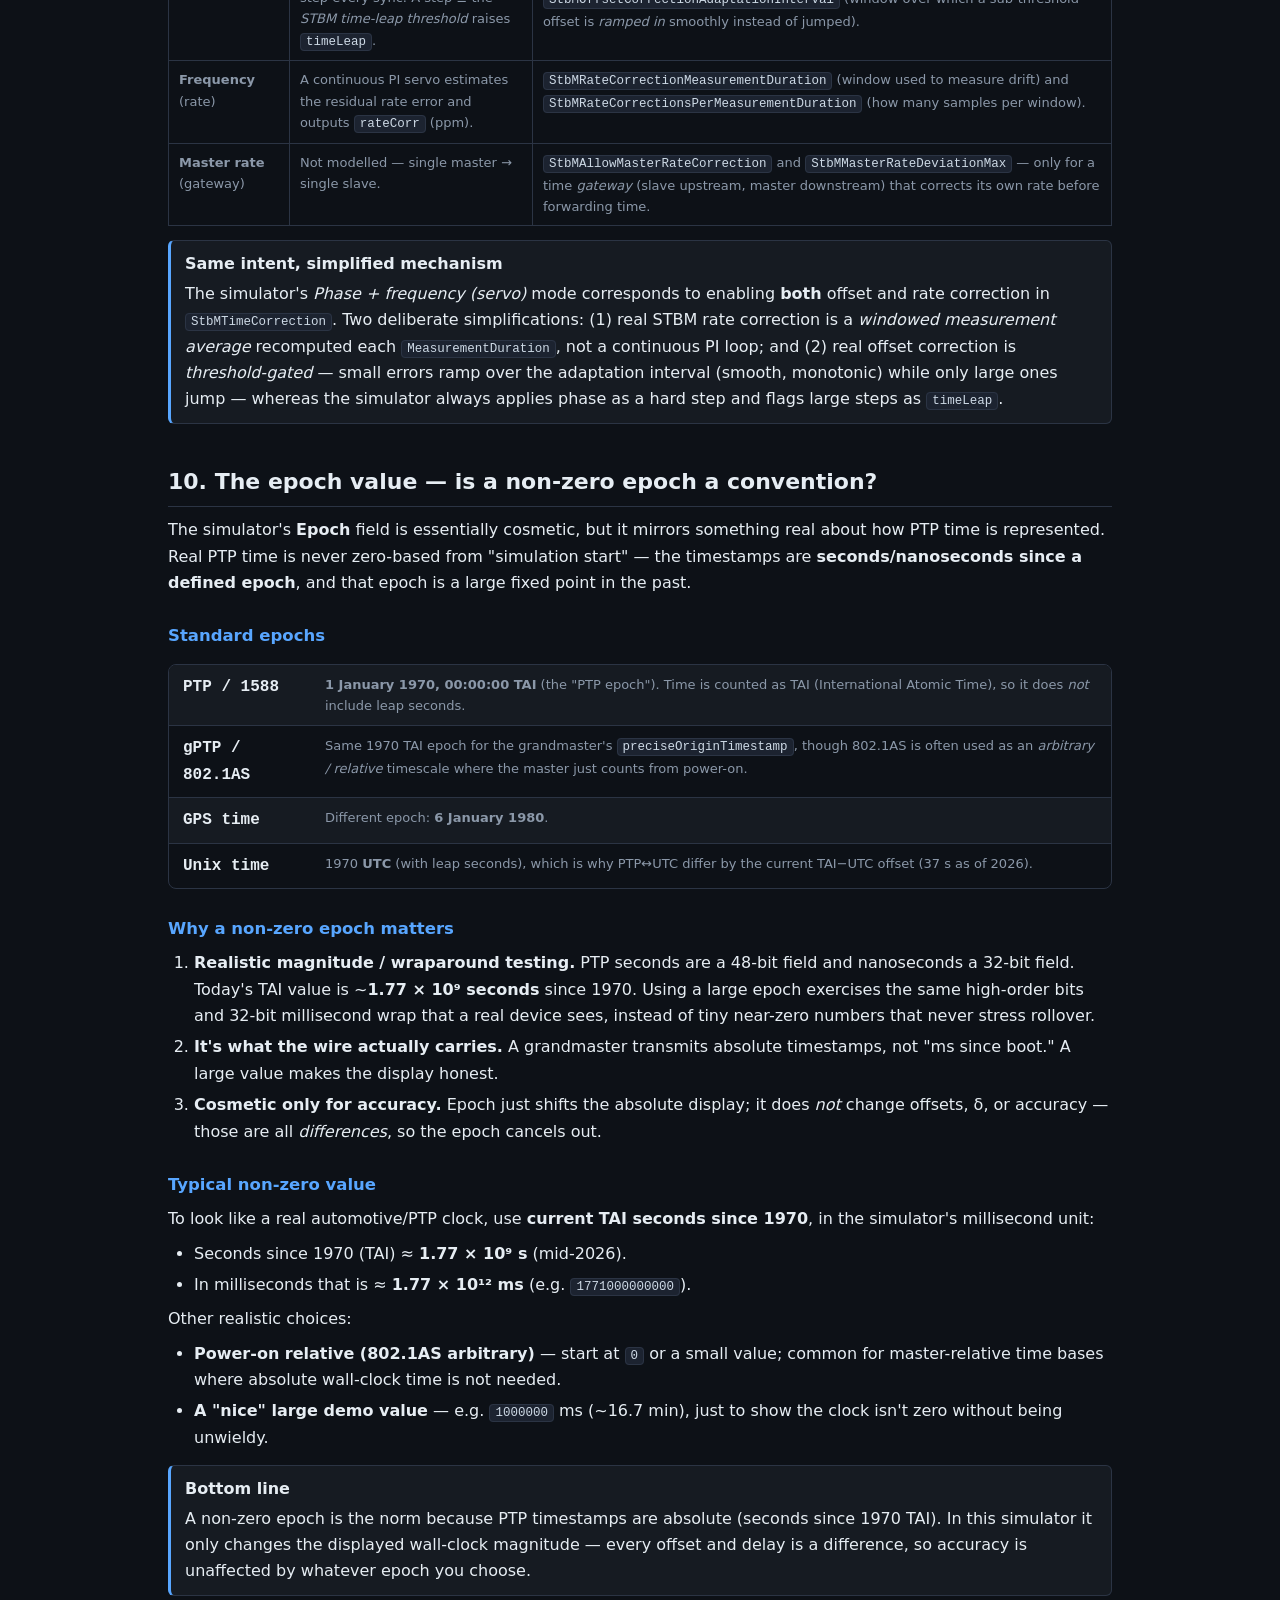
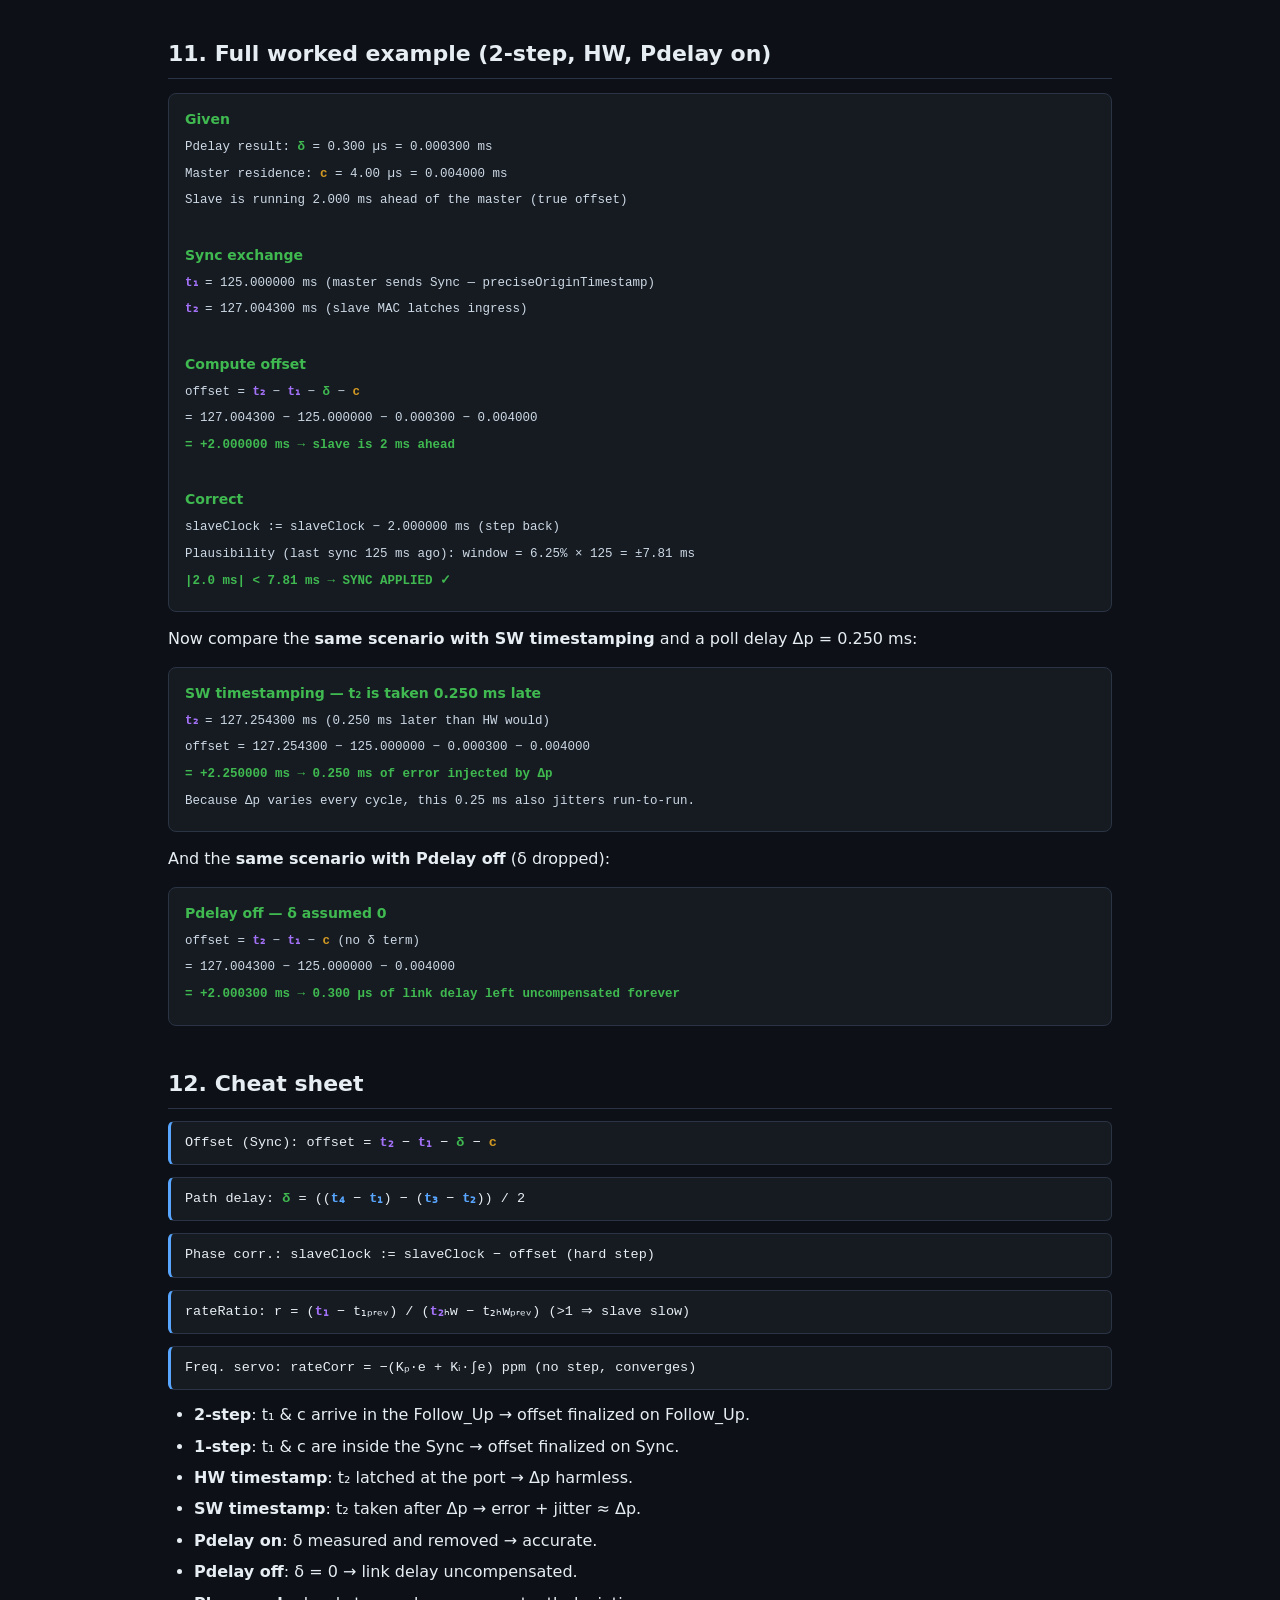
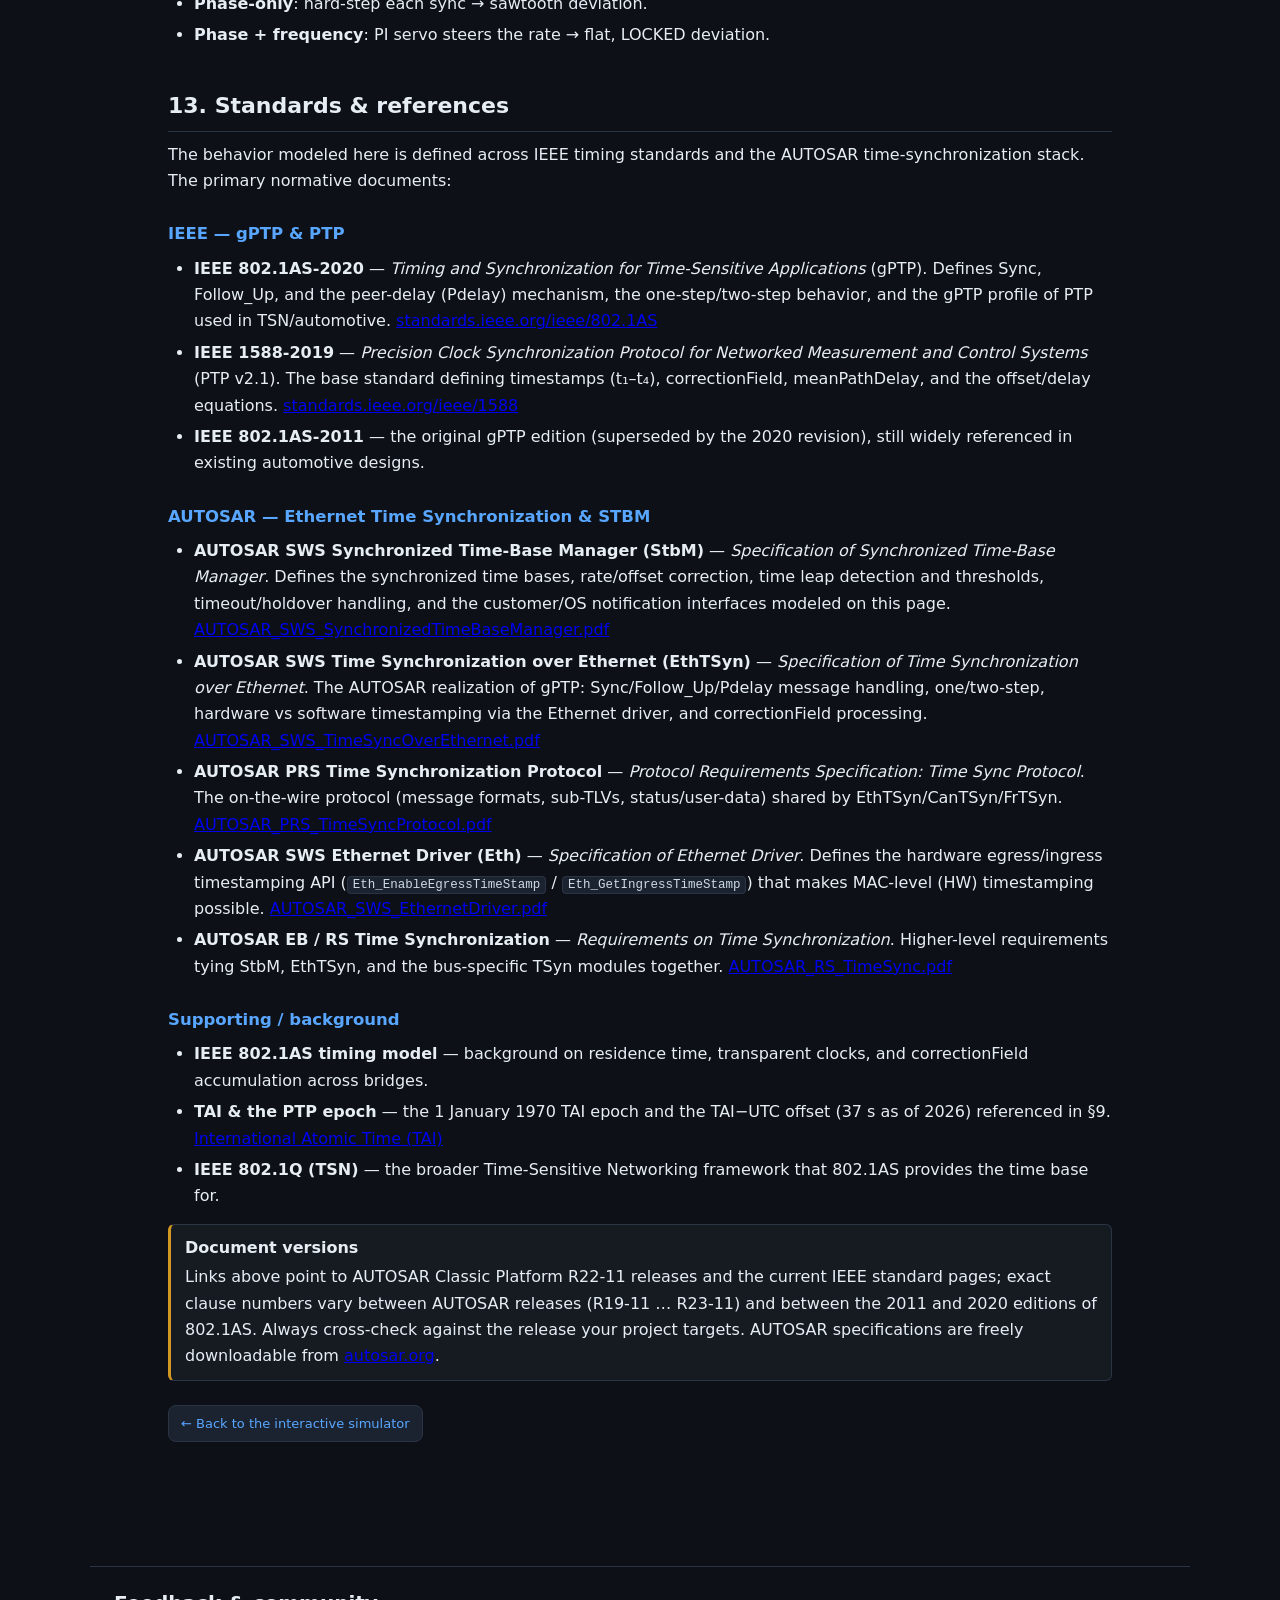
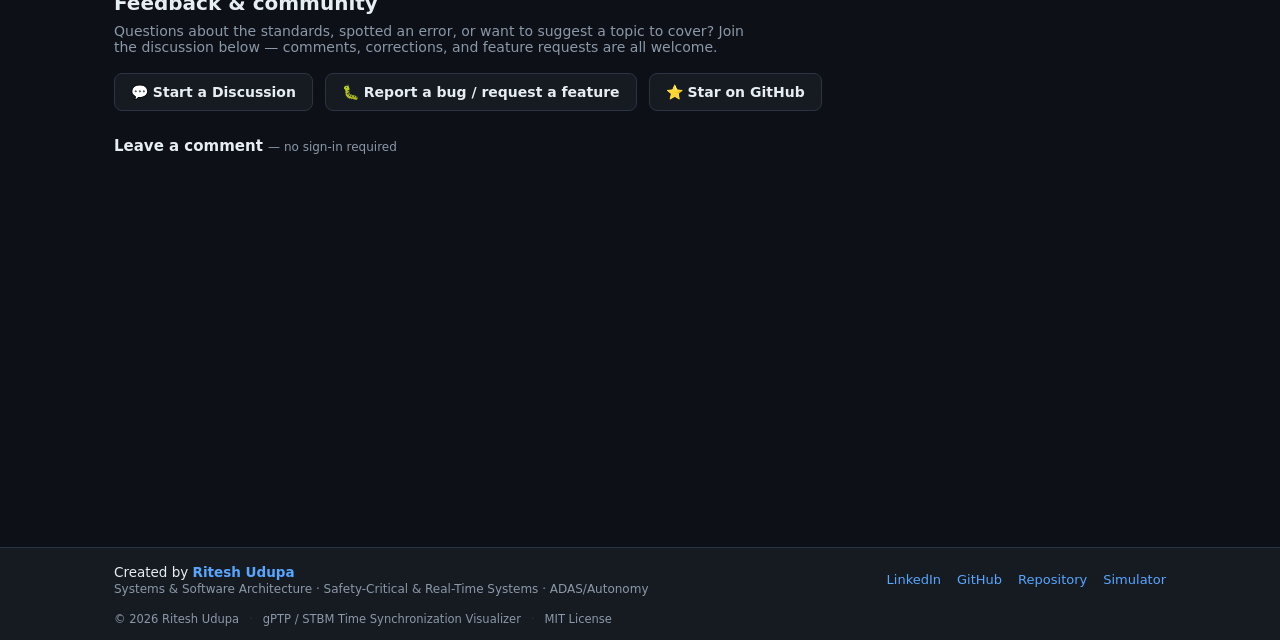
<file: docs.html>
<!DOCTYPE html>
<html lang="en">
<head>
  <meta charset="UTF-8" />
  <meta name="viewport" content="width=device-width, initial-scale=1.0" />
  <title>How gPTP / STBM Time Synchronization Works</title>
  <meta name="description" content="A detailed, example-driven explanation of how gPTP (IEEE 802.1AS) and the AUTOSAR STBM synchronize clocks: the offset calculation, peer path delay (Pdelay), 1-step vs 2-step, HW vs SW timestamping, phase vs frequency correction (servo & rateRatio), and STBM plausibility/holdover/timeLeap." />
  <meta name="keywords" content="gPTP explained, IEEE 802.1AS, PTP, IEEE 1588, time synchronization, Pdelay, meanPathDelay, offset calculation, 1-step 2-step, hardware timestamping, syntonization, rateRatio, neighborRateRatio, AUTOSAR STBM, EthTSyn, TSN, automotive Ethernet" />
  <meta name="author" content="Ritesh Udupa" />
  <link rel="canonical" href="https://rudupa.github.io/EthTimeSync_Sim/docs.html" />
  <!-- Open Graph / social preview -->
  <meta property="og:type" content="article" />
  <meta property="og:title" content="How gPTP / STBM Time Synchronization Works" />
  <meta property="og:description" content="Every symbol, mode, and equation behind gPTP / IEEE 802.1AS and AUTOSAR STBM time synchronization, with worked numeric examples." />
  <meta property="og:url" content="https://rudupa.github.io/EthTimeSync_Sim/docs.html" />
  <meta property="og:image" content="https://rudupa.github.io/EthTimeSync_Sim/preview.png" />
  <meta name="twitter:card" content="summary_large_image" />
  <meta name="twitter:title" content="How gPTP / STBM Time Synchronization Works" />
  <meta name="twitter:description" content="A visual, example-driven explainer of gPTP / IEEE 802.1AS and AUTOSAR STBM time synchronization." />
  <meta name="twitter:image" content="https://rudupa.github.io/EthTimeSync_Sim/preview.png" />
  <!-- Google Analytics (GA4) -->
  <script async src="https://www.googletagmanager.com/gtag/js?id=G-XHBCMHM54F"></script>
  <script>
    window.dataLayer = window.dataLayer || [];
    function gtag(){dataLayer.push(arguments);}
    gtag('js', new Date());
    gtag('config', 'G-XHBCMHM54F');
  </script>
  <link rel="stylesheet" href="styles.css" />
  <style>
    /* ---------------- Docs-page specific layout ---------------- */
    .docs {
      max-width: 1000px;
      margin: 0 auto;
      padding: 24px 28px 80px;
      line-height: 1.65;
    }
    .docs h2 {
      margin: 40px 0 10px;
      font-size: 22px;
      color: var(--text);
      border-bottom: 1px solid var(--border);
      padding-bottom: 6px;
    }
    .docs h3 { margin: 26px 0 8px; font-size: 16.5px; color: var(--accent); }
    .docs h4 { margin: 18px 0 6px; font-size: 14px; color: var(--text); }
    .docs p { margin: 8px 0; color: var(--text); }
    .docs ul, .docs ol { margin: 8px 0 8px 4px; padding-left: 22px; color: var(--text); }
    .docs li { margin: 5px 0; }
    .docs .lead { color: var(--muted); font-size: 14px; }
    .docs code, .docs .mono { font-family: Consolas, monospace; }
    .docs code {
      background: var(--panel-2);
      border: 1px solid var(--border);
      border-radius: 4px;
      padding: 1px 5px;
      font-size: 12.5px;
      color: #cdd9e5;
    }
    .docs .eq {
      display: block;
      background: var(--panel);
      border: 1px solid var(--border);
      border-left: 3px solid var(--accent);
      border-radius: 6px;
      padding: 10px 14px;
      margin: 12px 0;
      font-family: Consolas, monospace;
      font-size: 13.5px;
      color: #e6edf3;
      overflow-x: auto;
    }
    .docs .formula {
      display: block;
      background: var(--panel);
      border: 1px solid var(--border);
      border-left: 3px solid var(--slave);
      border-radius: 6px;
      padding: 12px 14px;
      margin: 12px 0;
      font-family: Consolas, monospace;
      font-size: 15px;
      text-align: center;
      color: #e6edf3;
      overflow-x: auto;
    }
    .docs .formula sub { font-size: 11px; }
    .docs .callout {
      background: var(--panel);
      border: 1px solid var(--border);
      border-left: 3px solid var(--warn);
      border-radius: 6px;
      padding: 10px 14px;
      margin: 14px 0;
      color: var(--text);
    }
    .docs .callout.info { border-left-color: var(--accent); }
    .docs .callout.good { border-left-color: var(--ok); }
    .docs .callout.bad { border-left-color: var(--danger); }
    .docs .callout .lbl { font-weight: 700; display: block; margin-bottom: 3px; }

    /* Terminology glossary */
    .glossary { border: 1px solid var(--border); border-radius: 8px; overflow: hidden; margin: 14px 0; }
    .glossary .term {
      display: grid;
      grid-template-columns: 130px 1fr;
      gap: 12px;
      padding: 9px 14px;
      border-bottom: 1px solid var(--border);
    }
    .glossary .term:last-child { border-bottom: none; }
    .glossary .term:nth-child(odd) { background: var(--panel); }
    .glossary .sym { font-family: Consolas, monospace; font-weight: 700; }
    .glossary .def { color: var(--muted); font-size: 13px; }

    /* Comparison table */
    .cmp { width: 100%; border-collapse: collapse; margin: 14px 0; font-size: 13px; }
    .cmp th, .cmp td { border: 1px solid var(--border); padding: 8px 10px; text-align: left; vertical-align: top; }
    .cmp th { background: var(--panel-2); color: var(--text); }
    .cmp td { color: var(--muted); }
    .cmp caption { text-align: left; color: var(--text); font-weight: 600; margin-bottom: 6px; }

    /* Worked example block */
    .example {
      background: var(--panel);
      border: 1px solid var(--border);
      border-radius: 8px;
      padding: 14px 16px;
      margin: 14px 0;
    }
    .example h4 { margin-top: 0; color: var(--slave); }
    .example .step { margin: 6px 0; font-family: Consolas, monospace; font-size: 12.5px; color: #cdd9e5; }
    .example .res { color: var(--ok); font-weight: 700; }

    /* Sequence diagram (pure CSS/SVG friendly) */
    .seq { background: var(--panel); border: 1px solid var(--border); border-radius: 8px; padding: 10px; margin: 14px 0; }
    .seq svg { width: 100%; height: auto; display: block; }

    /* Colored symbol chips matching the simulator */
    .t-sy { color: #a371f7; } .t-pd { color: #58a6ff; } .t-mpd { color: #3fb950; }
    .t-c { color: #d29922; } .t-dp { color: #f85149; }

    .docs .toc {
      background: var(--panel);
      border: 1px solid var(--border);
      border-radius: 8px;
      padding: 14px 18px;
      margin: 18px 0;
      columns: 2;
      column-gap: 30px;
    }
    .docs .toc a { color: var(--accent); text-decoration: none; display: block; padding: 3px 0; }
    .docs .toc a:hover { text-decoration: underline; }

    .back-link {
      display: inline-flex; align-items: center; gap: 6px;
      color: var(--accent); text-decoration: none; font-size: 13px;
      border: 1px solid var(--border); border-radius: 8px; padding: 7px 12px;
      background: var(--panel-2);
    }
    .back-link:hover { border-color: var(--accent); }
    @media (max-width: 720px) { .docs .toc { columns: 1; } .glossary .term { grid-template-columns: 90px 1fr; } }
  </style>
</head>
<body>
  <header class="app-header">
    <div class="title-block">
      <h1><a href="index.html" class="title-link" title="Back to the interactive simulator">gPTP&nbsp;/&nbsp;STBM Time Synchronization</a></h1>
      <p class="subtitle">Detailed explanation &middot; IEEE&nbsp;802.1AS gPTP &middot; IEEE&nbsp;1588 PTP &middot; AUTOSAR Synchronized Time-Base Manager</p>
      <p class="byline">by <a href="https://www.linkedin.com/in/ritesh-udupa-4b694619/" target="_blank" rel="noopener">Ritesh Udupa</a></p>
    </div>
    <div class="sim-controls">
      <a href="index.html" class="back-link">&larr; Back to simulator</a>
    </div>
  </header>

  <main class="docs">
    <p class="lead">
      This page explains how time is synchronized from a grandmaster clock to a slave device over
      Automotive/TSN Ethernet using <strong>gPTP</strong> (generalized Precision Time Protocol,
      IEEE&nbsp;802.1AS) and how the <strong>STBM</strong> (Synchronized Time-Base Manager) in
      AUTOSAR consumes that time. It walks through every timestamp and every configuration option
      exposed by the simulator: <strong>1-step vs 2-step</strong>, <strong>hardware vs software
      timestamping</strong>, and <strong>with vs without the Pdelay handshake</strong> — each with
      worked numeric examples.
    </p>

    <nav class="toc">
      <a href="#roles">1. Roles &amp; the big picture</a>
      <a href="#glossary">2. Terminology (every symbol)</a>
      <a href="#offset">3. The core offset calculation</a>
      <a href="#pdelay">4. Peer path delay (Pdelay)</a>
      <a href="#steps">5. One-step vs two-step</a>
      <a href="#timestamp">6. HW vs SW timestamping</a>
      <a href="#nopdelay">7. With vs without Pdelay</a>
      <a href="#stbm">8. What the STBM does</a>
      <a href="#servo">9. Phase vs frequency (servo &amp; rateRatio)</a>
      <a href="#epoch">10. The epoch value</a>
      <a href="#example">11. Full worked example</a>
      <a href="#cheatsheet">12. Cheat sheet</a>
      <a href="#references">13. Standards &amp; references</a>
    </nav>

    <!-- ================================================================ -->
    <h2 id="roles">1. Roles &amp; the big picture</h2>
    <p>
      A time-synchronized network has one authoritative clock and one or more devices that follow it:
    </p>
    <ul>
      <li><strong>Grandmaster / Domain Master</strong> — owns the reference time for the domain.
        Every other clock steers itself toward the master. Selected by the Best Master Clock Algorithm
        (BMCA); in the simulator the master is fixed as the grandmaster.</li>
      <li><strong>Slave</strong> — a device (e.g. an ECU) whose local oscillator drifts and must be
        continuously corrected to match the master.</li>
      <li><strong>gPTP (IEEE&nbsp;802.1AS)</strong> — the profile of IEEE&nbsp;1588 PTP used in
        automotive/TSN. It defines the <em>Sync</em>, <em>Follow_Up</em> and <em>Pdelay</em> messages
        that carry the timestamps used to compute the offset.</li>
      <li><strong>STBM (Synchronized Time-Base Manager)</strong> — an AUTOSAR software module. It takes
        the corrected gPTP time, maintains one or more <em>synchronized time bases</em>, applies
        plausibility checks, handles holdover, and notifies applications of time jumps
        (<em>timeLeap</em>).</li>
    </ul>
    <p>Two independent measurements combine to synchronize the slave:</p>
    <ol>
      <li><strong>Offset measurement</strong> (Sync / Follow_Up): "How far ahead/behind the master am I <em>right now</em>?"</li>
      <li><strong>Path-delay measurement</strong> (Pdelay handshake): "How long does a frame take to travel the cable between us?"</li>
    </ol>
    <p>
      The path delay is subtracted from the offset measurement because the Sync message itself takes
      time to arrive — without removing it, the slave would always think it is <em>late</em> by exactly
      the propagation delay.
    </p>

    <!-- ================================================================ -->
    <h2 id="glossary">2. Terminology — every symbol used</h2>
    <div class="glossary">
      <div class="term"><span class="sym t-sy">t₁</span><span class="def"><strong>preciseOriginTimestamp</strong>. The moment the master <em>transmits</em> the Sync frame (master egress). Carried in the Sync frame (1-step) or the Follow_Up (2-step).</span></div>
      <div class="term"><span class="sym t-sy">t₂</span><span class="def"><strong>Sync ingress timestamp</strong>. The moment the Sync frame <em>arrives</em> at the slave (slave receive). Captured by the slave's MAC (HW) or software (SW).</span></div>
      <div class="term"><span class="sym t-mpd">δ</span><span class="def"><strong>meanPathDelay</strong>. One-way propagation delay of the link, measured by the Pdelay handshake. Subtracted from the offset.</span></div>
      <div class="term"><span class="sym t-c">c</span><span class="def"><strong>correctionField</strong>. Residence + link corrections accumulated by transparent/bridge clocks as the Sync passes through them. In this simulator it models the master's residence time.</span></div>
      <div class="term"><span class="sym t-dp">Δp</span><span class="def"><strong>poll / notify delay</strong>. The software RX processing delay at the slave — how long between the frame hitting the port and the STBM actually reading it (Ethernet driver poll period + bus contention). Only corrupts the result under SW timestamping.</span></div>
      <div class="term"><span class="sym">offset</span><span class="def"><strong>offsetFromMaster</strong>. How far the slave clock is ahead of the master. The value the slave subtracts from its clock to synchronize.</span></div>
      <div class="term"><span class="sym">Sync</span><span class="def">gPTP event message carrying (1-step) or announcing (2-step) t₁.</span></div>
      <div class="term"><span class="sym">Follow_Up</span><span class="def">gPTP general message (2-step only) carrying the precise t₁ and correctionField measured at Sync egress.</span></div>
      <div class="term"><span class="sym">Pdelay_Req</span><span class="def">Peer-delay request sent by the slave to start a link-delay measurement.</span></div>
      <div class="term"><span class="sym">Pdelay_Resp</span><span class="def">Peer-delay response (+ optional Follow_Up) returned by the master, carrying its RX/TX timestamps.</span></div>
      <div class="term"><span class="sym">residence</span><span class="def">Time a message spends inside a device (bridge/switch) between ingress and egress; folded into the correctionField c.</span></div>
      <div class="term"><span class="sym">holdover</span><span class="def">State where the slave keeps running on its own oscillator because incoming syncs failed a plausibility check or stopped arriving.</span></div>
      <div class="term"><span class="sym">timeLeap</span><span class="def">STBM flag raised when a single correction is large enough to be a discontinuous "jump" of the time base (≥ configured threshold).</span></div>
      <div class="term"><span class="sym">ppm</span><span class="def">Parts per million — the frequency error (drift rate) of an oscillator. 1 ppm ≈ 1 µs of drift every second.</span></div>
      <div class="term"><span class="sym">rateRatio</span><span class="def"><strong>neighborRateRatio</strong>. The ratio of master to slave clock frequency, measured from how much master time elapses vs. how much the slave's own clock advances between two Sync messages. <em>rateRatio&nbsp;&gt;&nbsp;1</em> means the slave runs slower than the master.</span></div>
      <div class="term"><span class="sym">rateCorr</span><span class="def">The frequency correction (in ppm) the servo applies to the slave oscillator so its <em>rate</em> matches the master — the running output of syntonization.</span></div>
      <div class="term"><span class="sym">syntonization</span><span class="def">Matching a clock's <em>frequency</em> (rate) to a reference, as opposed to <em>synchronization</em> which matches its <em>phase</em> (absolute value). A good servo does both.</span></div>
      <div class="term"><span class="sym">servo</span><span class="def">The closed-loop controller (here a PI controller) that continuously steers the slave rate to drive the measured offset toward zero, with <em>acquiring</em> → <em>locked</em> states.</span></div>
    </div>

    <!-- ================================================================ -->
    <h2 id="offset">3. The core offset calculation</h2>
    <p>
      All of gPTP boils down to one equation the slave evaluates every Sync interval. Given the four
      quantities above:
    </p>
    <span class="eq">offsetFromMaster = <span class="t-sy">t₂</span> − <span class="t-sy">t₁</span> − <span class="t-mpd">δ</span> − <span class="t-c">c</span></span>
    <p>Intuition, term by term:</p>
    <ul>
      <li><code><span class="t-sy">t₂</span> − <span class="t-sy">t₁</span></code> — the apparent transit: slave-receive time minus master-send time. If the two clocks agreed perfectly this would equal just the wire delay.</li>
      <li><code>− <span class="t-mpd">δ</span></code> — remove the wire propagation delay (the Sync was "old" by δ when it arrived).</li>
      <li><code>− <span class="t-c">c</span></code> — remove residence/bridge delays that the network added to the frame.</li>
    </ul>
    <p>Whatever is left is the genuine clock error. The slave then corrects itself:</p>
    <span class="eq">slaveClock := slaveClock − offsetFromMaster</span>
    <p>
      A positive offset means the slave is <em>ahead</em> of the master, so it steps its clock back; a
      negative offset means it is behind, so it steps forward.
    </p>

    <div class="callout info">
      <span class="lbl">Which timestamp belongs to whom?</span>
      <span class="t-sy">t₁</span> is a <strong>master</strong> timestamp (Sync egress at the master) — this is why, in the simulator,
      t₁ appears on the master side the instant the Sync frame departs. <span class="t-sy">t₂</span> is the
      <strong>slave</strong> timestamp (Sync ingress). The offset can only be finalized once <em>both</em>
      have been captured — and in 2-step mode, once the Follow_Up delivers the precise t₁ and c.
    </div>

    <!-- ================================================================ -->
    <h2 id="pdelay">4. Peer path delay (the Pdelay handshake)</h2>
    <p>
      To measure δ, the slave and master exchange a small four-timestamp handshake. Note these
      t₁…t₄ are a <em>different set</em> from the Sync t₁/t₂ above — they belong only to the Pdelay
      exchange:
    </p>
    <div class="glossary">
      <div class="term"><span class="sym t-pd">t₁</span><span class="def">Pdelay_Req <strong>egress</strong> at the slave (requester sends).</span></div>
      <div class="term"><span class="sym t-pd">t₂</span><span class="def">Pdelay_Req <strong>ingress</strong> at the master (responder receives).</span></div>
      <div class="term"><span class="sym t-pd">t₃</span><span class="def">Pdelay_Resp <strong>egress</strong> at the master (responder sends back).</span></div>
      <div class="term"><span class="sym t-pd">t₄</span><span class="def">Pdelay_Resp <strong>ingress</strong> at the slave (requester receives).</span></div>
    </div>
    <p>The one-way delay is the round trip minus the master's turnaround time, halved:</p>
    <span class="eq"><span class="t-mpd">δ</span> = ((<span class="t-pd">t₄</span> − <span class="t-pd">t₁</span>) − (<span class="t-pd">t₃</span> − <span class="t-pd">t₂</span>)) / 2</span>
    <ul>
      <li><code>(<span class="t-pd">t₄</span> − <span class="t-pd">t₁</span>)</code> is the total round-trip time as seen by the slave clock.</li>
      <li><code>(<span class="t-pd">t₃</span> − <span class="t-pd">t₂</span>)</code> is the time the request "sat" inside the master (its turnaround).</li>
      <li>Subtracting removes the processing time, leaving pure cable time; dividing by two gives one direction.</li>
    </ul>
    <div class="callout info">
      <span class="lbl">Why halving works</span>
      The subtraction cancels the slave↔master <em>clock offset</em> entirely (it appears with opposite
      signs on the two legs), so δ is measured correctly <em>even before the clocks are synchronized</em>.
      That is why Pdelay can run independently of, and before, the Sync offset correction.
    </div>

    <div class="example">
      <h4>Example — measuring δ</h4>
      <div class="step">t₁ = 1000.000 µs   (req sent by slave)</div>
      <div class="step">t₂ = 1000.500 µs   (req arrives at master)</div>
      <div class="step">t₃ = 1010.500 µs   (master replies 10 µs later)</div>
      <div class="step">t₄ = 1011.000 µs   (reply arrives at slave)</div>
      <div class="step">round trip = t₄ − t₁ = 11.000 µs</div>
      <div class="step">turnaround = t₃ − t₂ = 10.000 µs</div>
      <div class="step res">δ = (11.000 − 10.000) / 2 = 0.500 µs</div>
    </div>

    <!-- ================================================================ -->
    <h2 id="steps">5. One-step vs two-step timestamping</h2>
    <p>
      The master must place its exact transmit time (t₁) into the message. But at the instant the hardware
      starts sending the Sync, it does not yet know the final egress timestamp. There are two ways to
      solve this:
    </p>
    <table class="cmp">
      <caption>Sync delivery of t₁</caption>
      <tr><th>Aspect</th><th>2-step</th><th>1-step</th></tr>
      <tr><td>Messages</td><td><code>Sync</code> then <code>Follow_Up</code></td><td><code>Sync</code> only</td></tr>
      <tr><td>Where t₁ &amp; c live</td><td>In the <strong>Follow_Up</strong>, measured precisely at Sync egress</td><td>Inserted into the <strong>Sync</strong> frame on the fly by hardware</td></tr>
      <tr><td>HW requirement</td><td>Lower — just needs an egress timestamp readback</td><td>Higher — MAC must rewrite the frame &amp; fix the FCS at line rate</td></tr>
      <tr><td>Latency to result</td><td>Slightly higher (waits for the 2nd message)</td><td>Lower (everything in one frame)</td></tr>
      <tr><td>In the simulator</td><td>Sync reveals t₁ &amp; t₂; Follow_Up reveals c &amp; Δp, then the offset is computed</td><td>Sync alone reveals t₁, t₂, c &amp; Δp</td></tr>
    </table>
    <div class="callout good">
      <span class="lbl">Same math, different plumbing</span>
      The offset equation is <em>identical</em> in both modes. The only difference is <strong>when</strong>
      t₁ and c become available to the slave: in 2-step they arrive with the follow-up message; in 1-step
      they are already inside the Sync frame. That is why the simulator finalizes the calculation on
      Follow_Up arrival (2-step) vs on Sync arrival (1-step).
    </div>

    <!-- ================================================================ -->
    <h2 id="timestamp">6. Hardware vs software timestamping</h2>
    <p>
      The accuracy of t₂ (Sync ingress) depends entirely on <em>where</em> the timestamp is captured
      in the receive path:
    </p>
    <table class="cmp">
      <caption>Capturing t₂ at the slave</caption>
      <tr><th>Aspect</th><th>HW timestamping</th><th>SW timestamping</th></tr>
      <tr><td>Capture point</td><td>In the <strong>MAC/PHY</strong> at the exact moment the frame crosses the wire</td><td>In the <strong>driver/stack</strong> when software gets around to reading the frame</td></tr>
      <tr><td>Effect of poll delay Δp</td><td><strong>None</strong> on the value — Δp only delays <em>when</em> STBM is updated, not the timestamp itself</td><td><strong>Leaks directly into t₂</strong> as error + jitter</td></tr>
      <tr><td>Offset equation</td><td><code>t₂ − t₁ − δ − c</code></td><td><code>t₂ − t₁ − δ − c</code> where t₂ is inflated by Δp → error ≈ Δp</td></tr>
      <tr><td>Typical accuracy</td><td>Sub-microsecond</td><td>Tens of µs to milliseconds, jittery</td></tr>
    </table>
    <p>
      In the simulator, the RX processing path is drawn as the dashed <span class="t-dp">Δp</span> leg
      from the <strong>SLAVE PORT</strong> to the <strong>STBM</strong> calc point. With HW timestamping,
      t₂ is latched at the port (start of that leg) so Δp is harmless. With SW timestamping, t₂ is
      effectively taken at the end of the leg, so the whole Δp is added into the measured offset as error:
    </p>
    <span class="eq">SW:  offset = <span class="t-sy">t₂</span> − <span class="t-sy">t₁</span> − <span class="t-mpd">δ</span> − <span class="t-c">c</span> − <span class="t-dp">Δp</span>  (Δp is a correction the slave tries — but Δp is variable, so residual error &amp; jitter remain)</span>
    <div class="callout bad">
      <span class="lbl">Why SW timestamping hurts</span>
      Δp is <strong>not constant</strong> — it depends on the driver poll period and momentary bus load.
      Even if the slave subtracts an average Δp, the run-to-run variation shows up as sync jitter. HW
      timestamping removes the variable entirely, which is why automotive TSN mandates MAC-level
      timestamping for the tightest time bases.
    </div>

    <!-- ================================================================ -->
    <h2 id="nopdelay">7. With vs without Pdelay</h2>
    <p>
      Pdelay is what supplies δ. What happens if it is disabled?
    </p>
    <table class="cmp">
      <caption>Effect of the Pdelay handshake</caption>
      <tr><th>Aspect</th><th>Pdelay ON</th><th>Pdelay OFF</th></tr>
      <tr><td>δ source</td><td>Measured continuously from the 4-timestamp handshake</td><td>Assumed <strong>0</strong> (or a static configured value)</td></tr>
      <tr><td>Offset equation</td><td><code>t₂ − t₁ − δ − c</code></td><td><code>t₂ − t₁ − c</code> (δ term dropped)</td></tr>
      <tr><td>Residual error</td><td>≈ 0 from path delay</td><td>The <strong>entire link propagation delay stays uncompensated</strong> — the slave is offset by δ permanently</td></tr>
      <tr><td>When acceptable</td><td>Always the correct choice for accuracy</td><td>Only for very short links where δ is negligible, or lab/demo setups</td></tr>
    </table>
    <div class="callout">
      <span class="lbl">Concrete impact</span>
      If the cable delay is 300&nbsp;ns and Pdelay is off, the slave will settle 300&nbsp;ns behind the master
      forever — because it never learns the Sync frame was 300&nbsp;ns old on arrival. With Pdelay on, that
      300&nbsp;ns is measured and removed. In the simulator, turning Pdelay off drops the <span class="t-mpd">δ</span>
      term from the formula and prints a note that the static link delay is left uncompensated.
    </div>

    <!-- ================================================================ -->
    <h2 id="stbm">8. What the STBM does with the corrected time</h2>
    <p>
      gPTP produces a corrected time; the STBM turns it into a robust, application-facing
      <em>synchronized time base</em>. Its jobs:
    </p>
    <ul>
      <li><strong>Rate + offset correction</strong> — applies the gPTP offset to the local time base.</li>
      <li><strong>Plausibility check</strong> — a new sync is only accepted if the implied jump is
        within a plausibility window (in the simulator, 6.25% of the time since the last valid sync).
        Wild values are rejected to reject glitches/attacks.</li>
      <li><strong>Holdover</strong> — if syncs stop arriving or keep failing the check, the STBM keeps
        running on its own oscillator (flywheel) rather than following bad data. After a sync-loss
        timeout it drops to UNSYNCHRONIZED and adopts the next Sync unconditionally.</li>
      <li><strong>timeLeap notification</strong> — if an accepted correction is large enough to be a
        discontinuity (≥ configured threshold), the STBM raises a <em>timeLeap</em> flag so applications
        can react to the jump (forward or backward).</li>
    </ul>
    <div class="callout info">
      <span class="lbl">Plausibility window example</span>
      If the last good sync was 100&nbsp;ms ago, the window is 6.25%&nbsp;×&nbsp;100&nbsp;ms&nbsp;=&nbsp;±6.25&nbsp;ms.
      An offset of 2&nbsp;ms is applied; an offset of 10&nbsp;ms is rejected → holdover.
    </div>

    <!-- ================================================================ -->
    <h2 id="servo">9. Phase vs frequency correction — the servo &amp; rateRatio</h2>
    <p>
      Correcting a clock has <strong>two independent parts</strong>. Getting the slave to read the same
      <em>value</em> as the master is <strong>phase</strong> correction (synchronization). Getting the slave to
      <em>tick at the same rate</em> as the master is <strong>frequency</strong> correction
      (<em>syntonization</em>). A naïve implementation only does the first; a real gPTP/STBM stack does both.
    </p>

    <h3>Why phase-only correction produces a sawtooth</h3>
    <p>
      If the slave oscillator is, say, 2000&nbsp;ppm slow, it loses 2&nbsp;µs of time every millisecond. A
      <strong>phase-only</strong> servo waits for each Sync, computes the offset, and <em>hard-steps</em> the clock
      back onto the master — then does nothing until the next Sync, during which the clock drifts away again at
      the full 2000&nbsp;ppm. The result is the familiar <strong>sawtooth</strong>: snap to zero, drift, snap,
      drift. The average error is non-zero and every correction is a small discontinuity.
    </p>

    <h3>What the frequency servo does instead</h3>
    <p>
      A <strong>frequency (PI) servo</strong> does not jump the clock. From each Sync it estimates the residual
      <em>rate</em> error and adjusts the speed at which the slave clock advances — a correction expressed in ppm
      (<span class="sym">rateCorr</span>). Once it has learned the oscillator's drift, that steady rate correction
      cancels the drift, so between syncs the slave <em>stays</em> aligned instead of running away. The deviation
      curve collapses from a sawtooth into a <strong>flat, converging line</strong>.
    </p>
    <p>The servo used here is a classic proportional-integral (PI) controller:</p>
    <div class="formula">
      rateCorr = −( K<sub>p</sub>·e + K<sub>i</sub>·∫e )
    </div>
    <ul>
      <li>the <strong>proportional</strong> term reacts to the current error <em>e</em> (the implied ppm needed to
        null this sync's offset over one sync interval);</li>
      <li>the <strong>integral</strong> term accumulates past error and settles to exactly the value that cancels
        the constant oscillator drift — this is what lets the steady-state error reach zero;</li>
      <li>the output is <strong>clamped</strong> to a sane ppm range so a bad measurement can't fling the clock.</li>
    </ul>
    <div class="callout info">
      <span class="lbl">Acquiring → Locked</span>
      While the residual rate error is still large the servo is <em>acquiring</em>. After several consecutive
      syncs with a small residual error it latches <strong>LOCKED</strong> — the equivalent of a real stack
      declaring its time base valid.
    </div>

    <h3>rateRatio — measuring the frequency ratio</h3>
    <p>
      To correct the rate you first have to <em>measure</em> it. <strong>rateRatio</strong> (called
      <em>neighborRateRatio</em> in 802.1AS) is the ratio of master frequency to slave frequency. It is measured
      from two consecutive Sync exchanges by comparing how much <em>master</em> time elapsed with how much the
      <em>slave's own hardware clock</em> advanced:
    </p>
    <div class="formula">
      rateRatio = (t₁ − t₁<sub>prev</sub>) / (t₂<sub>HW</sub> − t₂<sub>HW,prev</sub>)
    </div>
    <ul>
      <li>the numerator is the master interval carried in the Sync/Follow_Up timestamps;</li>
      <li>the denominator is the slave's <em>local</em> hardware interval — deliberately taken at HW ingress so it
        is independent of any software phase step already applied;</li>
      <li><strong>rateRatio&nbsp;&gt;&nbsp;1</strong> ⇒ the slave clock advanced <em>less</em> than the master ⇒ the
        slave is running slow and must speed up.</li>
    </ul>
    <p>
      In a real multi-hop network every bridge measures the rateRatio of its upstream link and passes an
      accumulated ratio downstream, so each device can scale the correctionField and residence times into its own
      timescale. In this single-hop simulator the measured rateRatio feeds the servo and is shown live in the
      <strong>rateRatio</strong> tile alongside the current <span class="sym">rateCorr</span> (ppm) and the
      acquiring/LOCKED state.
    </p>

    <div class="callout info">
      <span class="lbl">Try it</span>
      Use the <strong>Correction mode</strong> control in the slave-clock panel to switch between
      <em>Phase only (step)</em> and <em>Phase + frequency (servo)</em>. In phase-only mode the deviation is a
      sawtooth; switch to the servo and watch it converge to a flat line as the rateRatio tile moves from
      <em>acquiring</em> to <strong>LOCKED</strong>. The steeper the oscillator error (Slave clock frequency), the
      more obvious the difference.
    </div>

    <h3>How this maps to AUTOSAR <code>StbMTimeCorrection</code></h3>
    <p>
      In a real AUTOSAR stack the phase-vs-frequency choice is not a single toggle — it is configured through the
      <code>StbMTimeCorrection</code> container on a synchronized (slave) time base. That container exposes the same
      two mechanisms this simulator models, just with more granularity:
    </p>
    <table class="cmp">
      <caption>Simulator "Correction mode" vs the ECU configuration</caption>
      <tr><th>Mechanism</th><th>In this simulator</th><th>AUTOSAR <code>StbMTimeCorrection</code> parameters</th></tr>
      <tr>
        <td><strong>Phase</strong> (offset)</td>
        <td>Applied as an immediate hard step every sync. A step ≥ the <em>STBM time-leap threshold</em> raises <code>timeLeap</code>.</td>
        <td><code>StbMOffsetCorrectionJumpThreshold</code> (jump vs ramp boundary) and <code>StbMOffsetCorrectionAdaptationInterval</code> (window over which a sub-threshold offset is <em>ramped in</em> smoothly instead of jumped).</td>
      </tr>
      <tr>
        <td><strong>Frequency</strong> (rate)</td>
        <td>A continuous PI servo estimates the residual rate error and outputs <code>rateCorr</code> (ppm).</td>
        <td><code>StbMRateCorrectionMeasurementDuration</code> (window used to measure drift) and <code>StbMRateCorrectionsPerMeasurementDuration</code> (how many samples per window).</td>
      </tr>
      <tr>
        <td><strong>Master rate</strong> (gateway)</td>
        <td>Not modelled — single master → single slave.</td>
        <td><code>StbMAllowMasterRateCorrection</code> and <code>StbMMasterRateDeviationMax</code> — only for a time <em>gateway</em> (slave upstream, master downstream) that corrects its own rate before forwarding time.</td>
      </tr>
    </table>
    <div class="callout info">
      <span class="lbl">Same intent, simplified mechanism</span>
      The simulator's <em>Phase&nbsp;+&nbsp;frequency (servo)</em> mode corresponds to enabling
      <strong>both</strong> offset and rate correction in <code>StbMTimeCorrection</code>. Two deliberate
      simplifications: (1) real STBM rate correction is a <em>windowed measurement average</em> recomputed each
      <code>MeasurementDuration</code>, not a continuous PI loop; and (2) real offset correction is
      <em>threshold-gated</em> — small errors ramp over the adaptation interval (smooth, monotonic) while only
      large ones jump — whereas the simulator always applies phase as a hard step and flags large steps as
      <code>timeLeap</code>.
    </div>

    <!-- ================================================================ -->
    <h2 id="epoch">10. The epoch value — is a non-zero epoch a convention?</h2>
    <p>
      The simulator's <strong>Epoch</strong> field is essentially cosmetic, but it mirrors something real
      about how PTP time is represented. Real PTP time is never zero-based from "simulation start" — the
      timestamps are <strong>seconds/nanoseconds since a defined epoch</strong>, and that epoch is a large
      fixed point in the past.
    </p>

    <h3>Standard epochs</h3>
    <div class="glossary">
      <div class="term"><span class="sym">PTP / 1588</span><span class="def"><strong>1&nbsp;January&nbsp;1970, 00:00:00 TAI</strong> (the "PTP epoch"). Time is counted as TAI (International Atomic Time), so it does <em>not</em> include leap seconds.</span></div>
      <div class="term"><span class="sym">gPTP / 802.1AS</span><span class="def">Same 1970 TAI epoch for the grandmaster's <code>preciseOriginTimestamp</code>, though 802.1AS is often used as an <em>arbitrary / relative</em> timescale where the master just counts from power-on.</span></div>
      <div class="term"><span class="sym">GPS time</span><span class="def">Different epoch: <strong>6&nbsp;January&nbsp;1980</strong>.</span></div>
      <div class="term"><span class="sym">Unix time</span><span class="def">1970 <strong>UTC</strong> (with leap seconds), which is why PTP↔UTC differ by the current TAI−UTC offset (37&nbsp;s as of 2026).</span></div>
    </div>

    <h3>Why a non-zero epoch matters</h3>
    <ol>
      <li><strong>Realistic magnitude / wraparound testing.</strong> PTP seconds are a 48-bit field and
        nanoseconds a 32-bit field. Today's TAI value is ~<strong>1.77&nbsp;×&nbsp;10⁹ seconds</strong> since
        1970. Using a large epoch exercises the same high-order bits and 32-bit millisecond wrap that a real
        device sees, instead of tiny near-zero numbers that never stress rollover.</li>
      <li><strong>It's what the wire actually carries.</strong> A grandmaster transmits absolute timestamps,
        not "ms since boot." A large value makes the display honest.</li>
      <li><strong>Cosmetic only for accuracy.</strong> Epoch just shifts the absolute display; it does
        <em>not</em> change offsets, δ, or accuracy — those are all <em>differences</em>, so the epoch cancels out.</li>
    </ol>

    <h3>Typical non-zero value</h3>
    <p>To look like a real automotive/PTP clock, use <strong>current TAI seconds since 1970</strong>, in the simulator's millisecond unit:</p>
    <ul>
      <li>Seconds since 1970 (TAI) ≈ <strong>1.77&nbsp;×&nbsp;10⁹ s</strong> (mid-2026).</li>
      <li>In milliseconds that is ≈ <strong>1.77&nbsp;×&nbsp;10¹² ms</strong> (e.g. <code>1771000000000</code>).</li>
    </ul>
    <p>Other realistic choices:</p>
    <ul>
      <li><strong>Power-on relative (802.1AS arbitrary)</strong> — start at <code>0</code> or a small value;
        common for master-relative time bases where absolute wall-clock time is not needed.</li>
      <li><strong>A "nice" large demo value</strong> — e.g. <code>1000000</code>&nbsp;ms (~16.7&nbsp;min), just
        to show the clock isn't zero without being unwieldy.</li>
    </ul>
    <div class="callout info">
      <span class="lbl">Bottom line</span>
      A non-zero epoch is the norm because PTP timestamps are absolute (seconds since 1970 TAI). In this
      simulator it only changes the displayed wall-clock magnitude — every offset and delay is a difference,
      so accuracy is unaffected by whatever epoch you choose.
    </div>

    <!-- ================================================================ -->
    <h2 id="example">11. Full worked example (2-step, HW, Pdelay on)</h2>
    <div class="example">
      <h4>Given</h4>
      <div class="step">Pdelay result:      <span class="t-mpd">δ</span> = 0.300 µs = 0.000300 ms</div>
      <div class="step">Master residence:   <span class="t-c">c</span> = 4.00 µs = 0.004000 ms</div>
      <div class="step">Slave is running 2.000 ms ahead of the master (true offset)</div>
      <div class="step">&nbsp;</div>
      <h4>Sync exchange</h4>
      <div class="step"><span class="t-sy">t₁</span> = 125.000000 ms   (master sends Sync — preciseOriginTimestamp)</div>
      <div class="step"><span class="t-sy">t₂</span> = 127.004300 ms   (slave MAC latches ingress)</div>
      <div class="step">&nbsp;</div>
      <h4>Compute offset</h4>
      <div class="step">offset = <span class="t-sy">t₂</span> − <span class="t-sy">t₁</span> − <span class="t-mpd">δ</span> − <span class="t-c">c</span></div>
      <div class="step">       = 127.004300 − 125.000000 − 0.000300 − 0.004000</div>
      <div class="step res">       = +2.000000 ms   → slave is 2 ms ahead</div>
      <div class="step">&nbsp;</div>
      <h4>Correct</h4>
      <div class="step">slaveClock := slaveClock − 2.000000 ms   (step back)</div>
      <div class="step">Plausibility (last sync 125 ms ago): window = 6.25% × 125 = ±7.81 ms</div>
      <div class="step res">|2.0 ms| &lt; 7.81 ms → SYNC APPLIED ✓</div>
    </div>
    <p>Now compare the <strong>same scenario with SW timestamping</strong> and a poll delay Δp = 0.250&nbsp;ms:</p>
    <div class="example">
      <h4>SW timestamping — t₂ is taken 0.250 ms late</h4>
      <div class="step"><span class="t-sy">t₂</span> = 127.254300 ms   (0.250 ms later than HW would)</div>
      <div class="step">offset = 127.254300 − 125.000000 − 0.000300 − 0.004000</div>
      <div class="step res">       = +2.250000 ms   → 0.250 ms of error injected by Δp</div>
      <div class="step">Because Δp varies every cycle, this 0.25 ms also jitters run-to-run.</div>
    </div>
    <p>And the <strong>same scenario with Pdelay off</strong> (δ dropped):</p>
    <div class="example">
      <h4>Pdelay off — δ assumed 0</h4>
      <div class="step">offset = <span class="t-sy">t₂</span> − <span class="t-sy">t₁</span> − <span class="t-c">c</span>   (no δ term)</div>
      <div class="step">       = 127.004300 − 125.000000 − 0.004000</div>
      <div class="step res">       = +2.000300 ms   → 0.300 µs of link delay left uncompensated forever</div>
    </div>

    <!-- ================================================================ -->
    <h2 id="cheatsheet">12. Cheat sheet</h2>
    <span class="eq">Offset (Sync):   offset = <span class="t-sy">t₂</span> − <span class="t-sy">t₁</span> − <span class="t-mpd">δ</span> − <span class="t-c">c</span></span>
    <span class="eq">Path delay:      <span class="t-mpd">δ</span> = ((<span class="t-pd">t₄</span> − <span class="t-pd">t₁</span>) − (<span class="t-pd">t₃</span> − <span class="t-pd">t₂</span>)) / 2</span>
    <span class="eq">Phase corr.:     slaveClock := slaveClock − offset      (hard step)</span>
    <span class="eq">rateRatio:       r = (<span class="t-sy">t₁</span> − t₁ₚᵣₑᵥ) / (<span class="t-sy">t₂</span>ₕw − t₂ₕwₚᵣₑᵥ)   (&gt;1 ⇒ slave slow)</span>
    <span class="eq">Freq. servo:     rateCorr = −(Kₚ·e + Kᵢ·∫e)  ppm         (no step, converges)</span>
    <ul>
      <li><strong>2-step</strong>: t₁ &amp; c arrive in the Follow_Up → offset finalized on Follow_Up.</li>
      <li><strong>1-step</strong>: t₁ &amp; c are inside the Sync → offset finalized on Sync.</li>
      <li><strong>HW timestamp</strong>: t₂ latched at the port → Δp harmless.</li>
      <li><strong>SW timestamp</strong>: t₂ taken after Δp → error + jitter ≈ Δp.</li>
      <li><strong>Pdelay on</strong>: δ measured and removed → accurate.</li>
      <li><strong>Pdelay off</strong>: δ = 0 → link delay uncompensated.</li>
      <li><strong>Phase-only</strong>: hard-step each sync → sawtooth deviation.</li>
      <li><strong>Phase + frequency</strong>: PI servo steers the rate → flat, LOCKED deviation.</li>
    </ul>

    <!-- ================================================================ -->
    <h2 id="references">13. Standards &amp; references</h2>
    <p>
      The behavior modeled here is defined across IEEE timing standards and the AUTOSAR
      time-synchronization stack. The primary normative documents:
    </p>

    <h3>IEEE — gPTP &amp; PTP</h3>
    <ul>
      <li><strong>IEEE&nbsp;802.1AS-2020</strong> — <em>Timing and Synchronization for Time-Sensitive
        Applications</em> (gPTP). Defines Sync, Follow_Up, and the peer-delay (Pdelay) mechanism, the
        one-step/two-step behavior, and the gPTP profile of PTP used in TSN/automotive.
        <a href="https://standards.ieee.org/ieee/802.1AS/7121/" target="_blank" rel="noopener">standards.ieee.org/ieee/802.1AS</a></li>
      <li><strong>IEEE&nbsp;1588-2019</strong> — <em>Precision Clock Synchronization Protocol for Networked
        Measurement and Control Systems</em> (PTP v2.1). The base standard defining timestamps
        (t₁–t₄), correctionField, meanPathDelay, and the offset/delay equations.
        <a href="https://standards.ieee.org/ieee/1588/6825/" target="_blank" rel="noopener">standards.ieee.org/ieee/1588</a></li>
      <li><strong>IEEE&nbsp;802.1AS-2011</strong> — the original gPTP edition (superseded by the 2020
        revision), still widely referenced in existing automotive designs.</li>
    </ul>

    <h3>AUTOSAR — Ethernet Time Synchronization &amp; STBM</h3>
    <ul>
      <li><strong>AUTOSAR SWS Synchronized Time-Base Manager (StbM)</strong> —
        <em>Specification of Synchronized Time-Base Manager</em>. Defines the synchronized time bases,
        rate/offset correction, time leap detection and thresholds, timeout/holdover handling, and the
        customer/OS notification interfaces modeled on this page.
        <a href="https://www.autosar.org/fileadmin/standards/R22-11/CP/AUTOSAR_SWS_SynchronizedTimeBaseManager.pdf" target="_blank" rel="noopener">AUTOSAR_SWS_SynchronizedTimeBaseManager.pdf</a></li>
      <li><strong>AUTOSAR SWS Time Synchronization over Ethernet (EthTSyn)</strong> —
        <em>Specification of Time Synchronization over Ethernet</em>. The AUTOSAR realization of gPTP:
        Sync/Follow_Up/Pdelay message handling, one/two-step, hardware vs software timestamping via the
        Ethernet driver, and correctionField processing.
        <a href="https://www.autosar.org/fileadmin/standards/R22-11/CP/AUTOSAR_SWS_TimeSyncOverEthernet.pdf" target="_blank" rel="noopener">AUTOSAR_SWS_TimeSyncOverEthernet.pdf</a></li>
      <li><strong>AUTOSAR PRS Time Synchronization Protocol</strong> —
        <em>Protocol Requirements Specification: Time Sync Protocol</em>. The on-the-wire protocol
        (message formats, sub-TLVs, status/user-data) shared by EthTSyn/CanTSyn/FrTSyn.
        <a href="https://www.autosar.org/fileadmin/standards/R22-11/CP/AUTOSAR_PRS_TimeSyncProtocol.pdf" target="_blank" rel="noopener">AUTOSAR_PRS_TimeSyncProtocol.pdf</a></li>
      <li><strong>AUTOSAR SWS Ethernet Driver (Eth)</strong> —
        <em>Specification of Ethernet Driver</em>. Defines the hardware egress/ingress timestamping API
        (<code>Eth_EnableEgressTimeStamp</code> / <code>Eth_GetIngressTimeStamp</code>) that makes MAC-level
        (HW) timestamping possible.
        <a href="https://www.autosar.org/fileadmin/standards/R22-11/CP/AUTOSAR_SWS_EthernetDriver.pdf" target="_blank" rel="noopener">AUTOSAR_SWS_EthernetDriver.pdf</a></li>
      <li><strong>AUTOSAR EB / RS Time Synchronization</strong> —
        <em>Requirements on Time Synchronization</em>. Higher-level requirements tying StbM, EthTSyn, and
        the bus-specific TSyn modules together.
        <a href="https://www.autosar.org/fileadmin/standards/R22-11/CP/AUTOSAR_RS_TimeSync.pdf" target="_blank" rel="noopener">AUTOSAR_RS_TimeSync.pdf</a></li>
    </ul>

    <h3>Supporting / background</h3>
    <ul>
      <li><strong>IEEE&nbsp;802.1AS timing model</strong> — background on residence time, transparent
        clocks, and correctionField accumulation across bridges.</li>
      <li><strong>TAI &amp; the PTP epoch</strong> — the 1&nbsp;January&nbsp;1970 TAI epoch and the TAI−UTC
        offset (37&nbsp;s as of 2026) referenced in §9.
        <a href="https://en.wikipedia.org/wiki/International_Atomic_Time" target="_blank" rel="noopener">International Atomic Time (TAI)</a></li>
      <li><strong>IEEE&nbsp;802.1Q (TSN)</strong> — the broader Time-Sensitive Networking framework that
        802.1AS provides the time base for.</li>
    </ul>

    <div class="callout">
      <span class="lbl">Document versions</span>
      Links above point to AUTOSAR Classic Platform R22-11 releases and the current IEEE standard pages;
      exact clause numbers vary between AUTOSAR releases (R19-11 … R23-11) and between the 2011 and 2020
      editions of 802.1AS. Always cross-check against the release your project targets. AUTOSAR
      specifications are freely downloadable from
      <a href="https://www.autosar.org/standards/classic-platform" target="_blank" rel="noopener">autosar.org</a>.
    </div>

    <p style="margin-top:24px;">
      <a href="index.html" class="back-link">&larr; Back to the interactive simulator</a>
    </p>
  </main>

  <!-- ================= FEEDBACK & COMMUNITY ================= -->
  <section class="feedback" id="feedback">
    <h2 class="feedback-title">Feedback &amp; community</h2>
    <p class="feedback-intro">
      Questions about the standards, spotted an error, or want to suggest a topic to cover? Join the
      discussion below &mdash; comments, corrections, and feature requests are all welcome.
    </p>
    <div class="feedback-actions">
      <a class="fb-btn fb-discuss" href="https://github.com/rudupa/EthTimeSync_Sim/discussions" target="_blank" rel="noopener">💬 Start a Discussion</a>
      <a class="fb-btn fb-issue" href="https://github.com/rudupa/EthTimeSync_Sim/issues/new/choose" target="_blank" rel="noopener">🐛 Report a bug / request a feature</a>
      <a class="fb-btn fb-star" href="https://github.com/rudupa/EthTimeSync_Sim" target="_blank" rel="noopener">⭐ Star on GitHub</a>
    </div>

    <h3 class="feedback-sub">Leave a comment <span class="feedback-hint">— no sign-in required</span></h3>
    <!-- Cusdis embedded comments (anonymous, pre-moderated). Dashboard: https://cusdis.com -->
    <div id="cusdis_thread"
         data-host="https://cusdis.com"
         data-app-id="de5e86e6-4a80-4423-a37e-01ce292130e4"
         data-page-id="docs"
         data-page-url="https://rudupa.github.io/EthTimeSync_Sim/docs.html"
         data-page-title="How gPTP / STBM Time Synchronization Works"
         data-theme="dark">
    </div>
    <script async defer src="https://cusdis.com/js/cusdis.es.js"></script>
  </section>

  <footer class="app-footer">
    <div class="footer-inner">
      <div class="footer-credit">
        <span class="footer-by">Created by <strong>Ritesh Udupa</strong></span>
        <span class="footer-role">Systems &amp; Software Architecture &middot; Safety-Critical &amp; Real-Time Systems &middot; ADAS/Autonomy</span>
      </div>
      <div class="footer-links">
        <a href="https://www.linkedin.com/in/ritesh-udupa-4b694619/" target="_blank" rel="noopener">LinkedIn</a>
        <a href="https://github.com/rudupa" target="_blank" rel="noopener">GitHub</a>
        <a href="https://github.com/rudupa/EthTimeSync_Sim" target="_blank" rel="noopener">Repository</a>
        <a href="index.html">Simulator</a>
      </div>
    </div>
    <div class="footer-meta">
      <span>&copy; <span id="footerYear">2026</span> Ritesh Udupa</span>
      <span class="footer-dot">&middot;</span>
      <span>gPTP / STBM Time Synchronization Visualizer</span>
      <span class="footer-dot">&middot;</span>
      <span>MIT License</span>
    </div>
  </footer>
  <script>document.getElementById('footerYear').textContent = new Date().getFullYear();</script>
</body>
</html>
</file>
<file: styles.css>
:root {
  --bg: #0d1117;
  --panel: #161b22;
  --panel-2: #1c2330;
  --border: #2b3444;
  --text: #e6edf3;
  --muted: #8b98a9;
  --accent: #58a6ff;
  --master: #f0b429;
  --slave: #3fb950;
  --danger: #f85149;
  --ok: #3fb950;
  --warn: #d29922;
  --env: #a371f7;
  font-family: "Segoe UI", system-ui, -apple-system, sans-serif;
}

* { box-sizing: border-box; }

body {
  margin: 0;
  background: var(--bg);
  color: var(--text);
  min-height: 100vh;
}

/* ---------- Header ---------- */
.app-header {
  display: flex;
  align-items: center;
  justify-content: space-between;
  padding: 8px 22px;
  background: linear-gradient(90deg, #121a2b, #161b22);
  border-bottom: 1px solid var(--border);
  flex-wrap: nowrap;
  gap: 10px;
}
.title-block { flex: 0 1 auto; min-width: 0; }
.title-block h1 { margin: 0; font-size: 18px; letter-spacing: .3px; white-space: nowrap; }
.title-link {
  color: var(--text);
  text-decoration: none;
  border-bottom: 1px dashed transparent;
  transition: color .15s, border-color .15s;
}
.title-link:hover { color: var(--accent); border-bottom-color: var(--accent); }
.subtitle { margin: 2px 0 0; color: var(--muted); font-size: 11.5px; }
.byline { margin: 2px 0 0; font-size: 11px; color: var(--muted); }
.byline a { color: var(--accent); text-decoration: none; border-bottom: 1px dashed transparent; transition: border-color .15s; }
.byline a:hover { border-bottom-color: var(--accent); }

.sim-controls { display: flex; gap: 8px; flex: 0 0 auto; align-items: center; }

/* Step-mode control: checkbox + step-size box, sits inline with the buttons */
.sim-step {
  display: inline-flex;
  align-items: center;
  gap: 5px;
  padding: 5px 8px;
  border: 1px solid var(--border);
  border-radius: 8px;
  background: var(--panel-2);
  font-size: 11.5px;
  color: var(--muted);
  white-space: nowrap;
}
.sim-step input[type="number"] {
  width: 52px;
  background: var(--bg);
  color: var(--text);
  border: 1px solid var(--border);
  border-radius: 5px;
  padding: 2px 4px;
  font-size: 11px;
}
.sim-step .unit { color: var(--muted); }

.btn {
  background: var(--panel-2);
  color: var(--text);
  border: 1px solid var(--border);
  padding: 9px 16px;
  border-radius: 8px;
  cursor: pointer;
  font-size: 14px;
  font-weight: 600;
  transition: .15s;
}
.btn:hover:not(:disabled) { border-color: var(--accent); background: #222c3d; }
.btn:disabled { opacity: .4; cursor: not-allowed; }
.btn-primary { background: var(--accent); color: #06101f; border-color: var(--accent); }
.btn-primary:hover:not(:disabled) { background: #79b8ff; }
.btn-ghost { background: transparent; }

/* ---------- Layout ---------- */
.layout {
  display: flex;
  flex-direction: column;
  gap: 16px;
  padding: 16px;
}
/* Config sidebar (left) + workspace (right). */
.main-row {
  display: grid;
  grid-template-columns: 300px 1fr;
  gap: 16px;
  align-items: start;
}
.main-row.config-hidden { grid-template-columns: 1fr; }
.main-row.config-hidden .config-panel { display: none; }
.config-panel { position: sticky; top: 16px; }
.config-grid { display: block; }
.config-grid fieldset { margin-bottom: 14px; }
/* Workspace: stage full width (log is a top horizontal strip). */
.workspace {
  display: grid;
  grid-template-columns: 1fr;
  gap: 16px;
  align-items: start;
  min-width: 0;            /* allow the grid track to shrink below content width */
}
.layout.log-hidden .log-embed { display: none; }
#btnToggleConfig.active { background: var(--accent); color: #06101f; border-color: var(--accent); }

.panel {
  background: var(--panel);
  border: 1px solid var(--border);
  border-radius: 12px;
  padding: 16px;
}
.panel h2 { margin: 0 0 12px; font-size: 15px; }

/* ---------- Config ---------- */
fieldset {
  border: 1px solid var(--border);
  border-radius: 10px;
  margin: 0 0 14px;
  padding: 10px 12px 14px;
}
legend { color: var(--accent); font-size: 12.5px; font-weight: 700; padding: 0 6px; }
.config-panel label {
  display: block;
  font-size: 12.5px;
  color: var(--muted);
  margin-top: 10px;
}
.config-panel label:first-of-type { margin-top: 2px; }
.unit { color: #5f6b7c; font-size: 11px; }
.config-panel input[type="number"],
.config-panel input[type="range"] {
  width: 100%;
  margin-top: 4px;
  background: var(--panel-2);
  color: var(--text);
  border: 1px solid var(--border);
  border-radius: 6px;
  padding: 6px 8px;
  font-size: 13px;
}
.config-panel input[type="range"] { padding: 0; }
output { font-size: 12px; color: var(--text); }
label.chk {
  display: flex !important;
  align-items: center;
  gap: 8px;
  cursor: pointer;
  color: var(--text) !important;
  margin-top: 12px !important;
}
label.chk input[type="checkbox"] { width: auto; margin: 0; accent-color: var(--accent); }
.ppm-out {
  display: block;
  margin-top: 3px;
  font-family: "Consolas", monospace;
  font-size: 11px;
  color: var(--accent);
}
.legend-note { color: #5f6b7c; font-style: italic; }

/* ---------- Top band: combined sync panel (full width) ---------- */
.top-band {
  display: flex;
  align-items: stretch;
  gap: 16px;
}
.top-band .sync-panel { flex: 1 1 auto; }

/* ---------- Timestamp chart row: chart + slave calc + status tiles column ---------- */
.timer-row {
  display: flex;
  align-items: stretch;
  flex-wrap: wrap;
  gap: 16px;
  min-width: 0;
}
.timer-row .graph-panel { flex: 3 1 440px; min-width: 0; }
.timer-row .calc-panel-side { flex: 1 1 300px; min-width: 0; overflow-y: auto; }

/* ---------- Simulation config (header, centered) ---------- */
.sim-inline {
  display: flex;
  align-items: center;
  flex-wrap: wrap;
  gap: 6px;
  margin: 0;
  padding: 4px 8px;
  border: 1px solid var(--border);
  border-radius: 8px;
  background: rgba(13, 20, 32, 0.5);
  flex: 1 1 auto;
  min-width: 0;
  justify-content: center;
}
.sim-title {
  font-size: 11px;
  font-weight: 700;
  text-transform: uppercase;
  letter-spacing: .5px;
  color: var(--accent);
  padding-right: 6px;
}
.sim-field {
  display: flex;
  flex-direction: column;
  gap: 2px;
  padding: 3px 8px;
  border-radius: 6px;
  background: var(--panel-2);
  border: 1px solid var(--border);
}
.sim-lbl {
  display: flex;
  align-items: baseline;
  gap: 4px;
  font-size: 10px;
  font-weight: 600;
  color: var(--text);
}
.sim-inline .unit { font-size: 8.5px; font-weight: 400; color: var(--muted); }
.sim-inline output { font-size: 10px; font-weight: 700; color: var(--accent); font-family: "Consolas", monospace; }
.sim-inline input[type="number"] {
  width: 70px;
  max-width: 100%;
  background: var(--bg);
  color: var(--text);
  border: 1px solid var(--border);
  border-radius: 5px;
  padding: 2px 6px;
  font-size: 11px;
}
.sim-inline input[type="range"] { width: 96px; max-width: 100%; vertical-align: middle; margin: 2px 0; }
.sim-inline select#cfgStepMode,
.sim-inline select#cfgTsMode {
  width: auto;
  min-width: 66px;
  max-width: 100%;
  background: var(--bg);
  color: var(--text);
  border: 1px solid var(--border);
  border-radius: 5px;
  padding: 2px 6px;
  font-size: 11px;
  font-family: inherit;
}
/* Checkbox chip (Pdelay enable) */
.sim-chk { justify-content: center; }
.sim-chk .sim-lbl { justify-content: center; }
.sim-inline input[type="checkbox"] {
  width: 15px;
  height: 15px;
  accent-color: var(--accent);
  cursor: pointer;
  align-self: center;
  margin: 1px 0;
}

/* ---------- Stage ---------- */
.stage { display: flex; flex-direction: column; gap: 16px; min-width: 0; }

/* Combined sync panel: master | link + results | slave */
.sync-panel { padding: 12px 14px; }
.sync-panel h2 { display: flex; align-items: baseline; gap: 8px; flex-wrap: wrap; margin: 0 0 10px; font-size: 14px; }
.sync-grid {
  display: grid;
  grid-template-columns: minmax(220px, 0.85fr) minmax(380px, 1.7fr) minmax(220px, 0.85fr);
  gap: 12px;
  align-items: start;
}
.sync-col { display: flex; flex-direction: column; gap: 8px; }
.sync-col .node { flex: 0 0 auto; }
.ts-group {
  background: var(--panel-2);
  border: 1px solid var(--border);
  border-radius: 8px;
  padding: 6px 9px;
}
.ts-group h4 { margin: 0 0 3px; font-size: 11px; color: var(--accent); }
.sync-master .ts-group h4 { color: var(--master); }
.sync-slave .ts-group h4 { color: var(--slave); }

/* compact timestamp key beneath the master / slave node cards */
.ts-key {
  background: var(--panel-2);
  border: 1px solid var(--border);
  border-radius: 8px;
  padding: 6px 9px;
}
.ts-key h5 { margin: 0 0 4px; font-size: 10.5px; text-transform: uppercase; letter-spacing: .04em; color: var(--muted); }
.sync-master .ts-key h5 { color: var(--master); }
.sync-slave .ts-key h5 { color: var(--slave); }
.ts-key-row { display: flex; gap: 6px; align-items: baseline; font-size: 10.5px; line-height: 1.5; }
.ts-key-row .sym { flex: 0 0 18px; font-family: Consolas, monospace; font-weight: 700; }
.ts-key-row span:last-child { color: var(--muted); }
.sync-link .calc { display: block; }
.calc-block {
  background: var(--panel-2);
  border: 1px solid var(--border);
  border-radius: 8px;
  padding: 6px 9px;
}
.calc-block h4 {
  margin: 0 0 4px;
  font-size: 12px;
  color: var(--accent);
  display: flex;
  justify-content: space-between;
  align-items: baseline;
}
.calc-block h4 .at { font-size: 10px; font-weight: 400; color: var(--muted); }
/* combined "Slave calculation" window */
.calc-sub {
  margin: 6px 0 3px;
  font-size: 11px;
  font-weight: 600;
  color: var(--muted);
  display: flex;
  gap: 6px;
  align-items: baseline;
}
.calc-sub:first-of-type { margin-top: 2px; }
.calc-sub .at { font-size: 10px; font-weight: 400; color: var(--muted); }
/* formula, value list, then simplified formula + result + comments.
   All three areas share one font size for a uniform, uncluttered look. */
.calc-line { margin-bottom: 12px; }
.calc-line .formula,
.calc-line .calc-vals,
.calc-line .result,
.calc-line .result * {
  font-family: "Consolas", monospace;
  font-size: 11.5px;
  line-height: 1.6;
  font-weight: 400;
}
.calc-line .formula { margin: 0 0 4px; }
/* Values listed one per line: t₁ = …, t₂ = … */
.calc-line .calc-vals {
  margin: 0 0 4px;
  padding-left: 10px;
  color: var(--muted);
  word-break: break-word;
}
.calc-line .calc-vals > div { white-space: nowrap; }
/* Result block: simplified formula → final result → comments */
.calc-line .result { margin: 0; padding-left: 10px; color: var(--text); }
.calc-line .result .calc-simplified { color: #9db3d0; }
.calc-line .result .calc-final { margin-top: 2px; }
.calc-line .result .calc-comment { margin-top: 2px; color: var(--muted); }
/* Grayed-out step when the peer-delay (Pdelay) mechanism is disabled */
.calc-disabled { opacity: 0.4; }
.calc-disabled .formula,
.calc-disabled .calc-vals,
.calc-disabled .result { filter: grayscale(1); }
.calc-row {
  display: flex;
  justify-content: space-between;
  gap: 8px;
  font-size: 11px;
  color: var(--muted);
  padding: 1px 0;
}
.calc-row .val { font-family: "Consolas", monospace; color: var(--text); }

/* Compact overrides inside the combined sync panel */
.node-row { display: flex; gap: 8px; align-items: stretch; }
.node-row .node { flex: 1 1 0; }
.node-row .ts-key { flex: 1 1 0; align-self: stretch; }
.sync-col .node { padding: 10px 12px; }
.sync-col .node-icon { font-size: 24px; line-height: 1; }
.sync-col .node-name { font-size: 13px; margin-top: 2px; }
.sync-col .node-clock { font-size: 17px; margin-top: 4px; }
.sync-col .node-raw { font-size: 11px; }
.sync-col .node-tag { margin-top: 6px; padding: 2px 8px; font-size: 10px; }
.sync-col .stbm-box { margin-top: 6px; padding: 6px 8px; }
.sync-col .stbm-row { font-size: 10.5px; }
.sync-panel table.ts { font-size: 11px; }
.sync-panel table.ts td { padding: 2px 3px; }
.sync-panel table.ts .who { font-size: 9.5px; }
.sync-panel .formula { margin-top: 6px; padding: 5px 7px; font-size: 11px; }
.sync-panel .result { margin-top: 5px; font-size: 11px; }
.sync-panel .result.sub { font-size: 10px; }
.sync-panel .verdict { margin-top: 5px; padding: 4px 8px; font-size: 11px; }

/* Network */
.network-panel {
  display: grid;
  grid-template-columns: 1fr auto 1fr;
  align-items: center;
  gap: 12px;
}
.node {
  text-align: center;
  border: 1px solid var(--border);
  border-radius: 14px;
  padding: 16px;
  background: radial-gradient(circle at 50% 0%, #1d2637, #141a24);
  transition: box-shadow .2s;
  position: relative;
}
.node-master { box-shadow: 0 0 0 1px rgba(240,180,41,.25); }
.node-slave  { box-shadow: 0 0 0 1px rgba(63,185,80,.25); }
.node.flash-master { box-shadow: 0 0 24px 2px rgba(240,180,41,.7); }
.node.flash-slave  { box-shadow: 0 0 24px 2px rgba(63,185,80,.7); }
.node.flash-reject { box-shadow: 0 0 24px 2px rgba(248,81,73,.75); }
.node-icon { font-size: 34px; }
.node-name { font-weight: 700; margin-top: 4px; }
.node-clock {
  font-family: "Consolas", monospace;
  font-size: 22px;
  margin-top: 8px;
  letter-spacing: 1px;
}
.node-master .node-clock { color: var(--master); }
.node-slave  .node-clock { color: var(--slave); }
.node-raw { font-family: "Consolas", monospace; font-size: 12px; color: var(--muted); margin-top: 2px; }
.stbm-box {
  margin-top: 10px;
  padding: 8px 10px;
  border: 1px solid var(--border);
  border-radius: 8px;
  background: #0d1420;
  text-align: left;
}
.stbm-row {
  display: flex;
  justify-content: space-between;
  gap: 8px;
  font-size: 11px;
  color: var(--muted);
  padding: 1px 0;
}
.stbm-row .mono { font-family: "Consolas", monospace; color: var(--slave); }
.stbm-row .mono.warn { color: var(--warn); }
.stbm-row .mono.bad { color: var(--danger); font-weight: 600; }
.node-tag {
  display: inline-block;
  margin-top: 10px;
  font-size: 11px;
  font-weight: 700;
  letter-spacing: .5px;
  padding: 3px 10px;
  border-radius: 999px;
  background: var(--panel-2);
  border: 1px solid var(--border);
  color: var(--muted);
}
#slaveState.state-unsync { color: var(--danger); border-color: var(--danger); }
#slaveState.state-sync   { color: var(--ok); border-color: var(--ok); }
#slaveState.state-holdover { color: var(--warn); border-color: var(--warn); }

/* state tag placed inline next to the "Slave" name */
.node-name-row { display: inline-flex; align-items: baseline; gap: 8px; }
.node-tag-inline { margin-top: 0 !important; padding: 2px 8px; font-size: 9.5px; letter-spacing: .4px; }

.link { position: relative; text-align: center; }
.link-label { color: var(--muted); font-size: 11px; margin-top: 2px; }
.frame-legend {
  display: flex;
  flex-wrap: wrap;
  justify-content: center;
  gap: 4px 10px;
  margin-top: 6px;
  font-size: 10px;
  color: var(--muted);
}
.frame-legend span { display: inline-flex; align-items: center; gap: 4px; }
.fr { width: 10px; height: 10px; border-radius: 2px; display: inline-block; }
.fr-sync   { background: #58a6ff; }
.fr-fup    { background: #79c0ff; }
.fr-preq   { background: #f0b429; }
.fr-presp  { background: #3fb950; }
.fr-prfup  { background: #56d4b8; }

/* Alerts strip */
.alerts { display: flex; flex-wrap: wrap; gap: 8px; }
.alerts:empty { display: none; }
.alert {
  display: inline-flex;
  align-items: center;
  gap: 6px;
  font-size: 12px;
  font-weight: 600;
  padding: 6px 12px;
  border-radius: 999px;
  border: 1px solid;
}
.alert.ok   { color: var(--ok);     border-color: rgba(63,185,80,.5);  background: rgba(63,185,80,.08); }
.alert.warn { color: var(--warn);   border-color: rgba(210,153,34,.5); background: rgba(210,153,34,.1); }
.alert.bad  { color: var(--danger); border-color: rgba(248,81,73,.5);  background: rgba(248,81,73,.12); }

/* gPTP computation panel */
.compute-panel h2 { display: flex; align-items: baseline; gap: 8px; }
.hint { font-size: 11px; font-weight: 400; color: var(--muted); }
.compute-grid { display: grid; grid-template-columns: 1fr 1fr; gap: 16px; }
.compute-col {
  background: var(--panel-2);
  border: 1px solid var(--border);
  border-radius: 10px;
  padding: 12px 14px;
}
.compute-col h3 {
  margin: 0 0 8px;
  font-size: 13px;
  color: var(--accent);
  display: flex;
  justify-content: space-between;
  align-items: baseline;
}
.compute-col h3 .at { font-size: 11px; font-weight: 400; color: var(--muted); }
table.ts { width: 100%; border-collapse: collapse; font-size: 12px; }
table.ts td { padding: 3px 4px; border-bottom: 1px solid rgba(43,52,68,.5); }
table.ts .sym {
  font-family: "Consolas", monospace;
  color: var(--master);
  font-weight: 700;
  width: 22px;
}
/* Color-coded timestamp symbols to disambiguate reused t₁/t₂ across message types.
   Same classes are applied to the symbols inside the formulas. */
table.ts .sym.t-pd, .t-pd  { color: #58a6ff; font-weight: 700; }   /* Pdelay handshake t₁–t₄ */
table.ts .sym.t-sy, .t-sy  { color: #a371f7; font-weight: 700; }   /* Sync t₁ / t₂ */
table.ts .sym.t-mpd, .t-mpd { color: #3fb950; font-weight: 700; }  /* δ meanPathDelay */
table.ts .sym.t-c, .t-c   { color: #d29922; font-weight: 700; }    /* correctionField c */
table.ts .sym.t-dp, .t-dp  { color: #f85149; font-weight: 700; }   /* poll notify delay Δp */
table.ts .desc { color: var(--muted); }
table.ts .who { color: #5f6b7c; font-size: 10.5px; }
table.ts .val {
  text-align: right;
  font-family: "Consolas", monospace;
  color: var(--text);
  white-space: nowrap;
}
.formula {
  margin-top: 10px;
  font-family: "Consolas", monospace;
  font-size: 12px;
  color: #9db3d0;
  background: #0b0f16;
  border: 1px dashed var(--border);
  border-radius: 6px;
  padding: 7px 9px;
}
.result {
  margin-top: 8px;
  font-family: "Consolas", monospace;
  font-size: 14px;
  font-weight: 700;
  color: var(--text);
}
.result.sub { font-size: 12.5px; font-weight: 600; color: var(--muted); }
.result .ok { color: var(--ok); }
.result .warn { color: var(--warn); }
.result .bad { color: var(--danger); }
.verdict {
  margin-top: 8px;
  font-size: 12px;
  font-weight: 700;
  padding: 6px 10px;
  border-radius: 6px;
  text-align: center;
}
.verdict.apply { color: var(--ok); background: rgba(63,185,80,.12); border: 1px solid rgba(63,185,80,.4); }
.verdict.init  { color: var(--accent); background: rgba(88,166,255,.12); border: 1px solid rgba(88,166,255,.4); }
.verdict.reject{ color: var(--danger); background: rgba(248,81,73,.14); border: 1px solid rgba(248,81,73,.5); }

@media (max-width: 720px) {
  .compute-grid { grid-template-columns: 1fr; }
  .sync-grid { grid-template-columns: 1fr; }
}

/* Tiles */
.tiles {
  display: grid;
  grid-template-columns: repeat(auto-fit, minmax(170px, 1fr));
  gap: 12px;
}
/* Single column × 5 rows next to the timestamp chart */
.tiles-col {
  flex: 0 0 210px;
  align-self: stretch;
  grid-template-columns: 1fr;
  grid-auto-rows: 1fr;
}
.tile {
  background: var(--panel);
  border: 1px solid var(--border);
  border-radius: 12px;
  padding: 12px 14px;
  display: flex;
  flex-direction: column;
  gap: 3px;
}
.tile-label { font-size: 11.5px; color: var(--muted); }
.tile-value { font-size: 20px; font-weight: 700; font-family: "Consolas", monospace; }
.tile-sub { font-size: 11px; color: var(--muted); }
.tile-value.ok { color: var(--ok); }
.tile-value.bad { color: var(--danger); }
.tile-value.warn { color: var(--warn); }

/* Slave calculation panel, docked beside the timestamp chart */
.calc-panel-side { padding: 12px 14px; }
.calc-panel-side .calc-block { border: none; background: transparent; padding: 0; }
.calc-panel-side .calc-block h4 { font-size: 13px; margin-bottom: 6px; }

/* Graph */
.graph-header { display: flex; justify-content: space-between; align-items: center; flex-wrap: wrap; gap: 8px; }
.zoom-bar { display: flex; align-items: center; gap: 6px; }
.zoom-label { font-size: 11.5px; color: var(--muted); }
.btn-mini {
  padding: 4px 9px;
  font-size: 12px;
  border-radius: 6px;
}
.zoom-out {
  font-family: "Consolas", monospace;
  font-size: 12.5px;
  color: var(--text);
  min-width: 58px;
  text-align: center;
  background: var(--panel-2);
  border: 1px solid var(--border);
  border-radius: 6px;
  padding: 4px 6px;
}
.legend { display: flex; gap: 14px; flex-wrap: wrap; font-size: 11.5px; color: var(--muted); }
.legend span { display: inline-flex; align-items: center; gap: 5px; }
.sw { width: 12px; height: 12px; border-radius: 3px; display: inline-block; }
.sw-dev { background: var(--slave); }
.sw-acc { background: rgba(88,166,255,.35); }
.sw-env { background: var(--env); }
.sw-ok  { background: var(--ok); border-radius: 50%; }
.sw-rej { background: var(--danger); border-radius: 50%; }
.sw-master { background: var(--master); }
.sw-slave  { background: var(--slave); }
.sw-rx { background: repeating-linear-gradient(90deg, #58a6ff 0 4px, transparent 4px 7px); }
#graphCanvas { width: 100%; height: auto; display: block; border-radius: 8px; background: #0b0f16; }
#clockCanvas { width: 100%; height: auto; display: block; border-radius: 8px; background: #0b0f16; }
#timerCanvas { width: 100%; height: auto; display: block; border-radius: 8px; background: #0b0f16; }
#linkCanvas { width: 100%; height: auto; display: block; border-radius: 8px; background: #0b0f16; }

/* Log */
.log-panel { padding: 5px 10px; }
.log-panel .log-head { display: flex; align-items: center; margin-bottom: 4px; }
.log-panel .log-head h2 { margin: 0; }

/* Event log embedded inside the timestamp chart panel */
.log-embed {
  margin-top: 12px;
  padding-top: 10px;
  border-top: 1px solid var(--border);
  min-width: 0;
}
.log-embed .log-head { display: flex; align-items: center; margin-bottom: 6px; }
.log-embed .log-head h2 { margin: 0; font-size: 14px; }

/* Horizontal, compact, color-coded log strip. Newest entry on the left. */
.log-strip {
  display: flex;
  flex-direction: row-reverse;
  justify-content: flex-start;
  flex-wrap: nowrap;
  gap: 6px;
  max-width: 100%;
  min-width: 0;
  overflow-x: auto;
  overflow-y: hidden;
  padding-bottom: 4px;
  align-items: stretch;
}
.log-strip .log-line {
  flex: 0 0 auto;
  width: 20px;
  height: 105px;
  display: flex;
  flex-direction: column;
  align-items: center;
  gap: 4px;
  font-family: "Consolas", monospace;
  font-size: 11px;
  line-height: 1.1;
  padding: 5px 5px;
  border: 1px solid var(--border);
  border-bottom-width: 3px;
  border-radius: 5px;
  background: var(--panel-2);
  overflow: hidden;
}
.log-strip .log-line.lvl-ok { border-bottom-color: var(--ok); }
.log-strip .log-line.lvl-rej { border-bottom-color: var(--danger); }
.log-strip .log-line.lvl-warn { border-bottom-color: var(--warn); }
.log-strip .log-line.lvl-info { border-bottom-color: var(--muted); }
/* Timestamp sits above the event tag, at a 45° angle */
.log-strip .log-time {
  flex: 0 0 auto;
  height: 10px;
  display: flex;
  align-items: center;
  justify-content: center;
  font-size: 12px;
  color: var(--muted);
  writing-mode: horizontal-tb;
  transform: rotate(-90deg);
  transform-origin: center;
  white-space: nowrap;
  padding: 0px 20px 0 0;
}
/* Short tag runs vertically, reading bottom-to-top */
.log-strip .log-tag {
  flex: 1 1 auto;
  writing-mode: vertical-rl;
  transform: rotate(180deg);
  white-space: nowrap;
  overflow: hidden;
  text-overflow: ellipsis;
  font-weight: 700;
  letter-spacing: .5px;
}
.log-time { color: var(--accent); }
.log-ok { color: var(--ok); }
.log-rej { color: var(--danger); }
.log-info { color: var(--muted); }
.log-warn { color: var(--warn); }
.log-panel { position: static; }

@media (max-width: 900px) {
  .main-row { grid-template-columns: 1fr; }
  .config-panel { position: static; }
}

/* Header: on narrow screens let the three sections stack instead of being
   crammed into one non-wrapping row (which pushed the title off-alignment). */
@media (max-width: 820px) {
  .app-header {
    flex-wrap: wrap;
    justify-content: center;
    text-align: center;
    padding: 10px 14px;
    gap: 8px;
  }
  .title-block {
    flex: 1 1 100%;
    text-align: center;
  }
  .title-block h1 { white-space: normal; font-size: 16px; }
  .subtitle { font-size: 11px; }
  .sim-inline {
    flex: 1 1 100%;
    order: 3;
  }
  .sim-controls {
    flex: 1 1 100%;
    order: 2;
    justify-content: center;
    flex-wrap: wrap;
  }
}

/* ---------------- Footer / creator credit ---------------- */
.app-footer {
  margin-top: 28px;
  border-top: 1px solid var(--border);
  background: var(--panel);
}
.footer-inner {
  max-width: 1100px;
  margin: 0 auto;
  padding: 16px 24px;
  display: flex;
  flex-wrap: wrap;
  align-items: center;
  justify-content: space-between;
  gap: 12px;
}
.footer-credit { display: flex; flex-direction: column; gap: 2px; }
.footer-by { font-size: 13.5px; color: var(--text); }
.footer-by strong { color: var(--accent); }
.footer-role { font-size: 12px; color: var(--muted); }
.footer-links { display: flex; gap: 16px; flex-wrap: wrap; }
.footer-links a {
  color: var(--accent);
  text-decoration: none;
  font-size: 13px;
  border-bottom: 1px solid transparent;
  transition: border-color .15s;
}
.footer-links a:hover { border-bottom-color: var(--accent); }
@media (max-width: 720px) {
  .footer-inner { flex-direction: column; align-items: flex-start; }
}
.footer-meta {
  max-width: 1100px;
  margin: 0 auto;
  padding: 0 24px 16px;
  display: flex;
  flex-wrap: wrap;
  gap: 6px 10px;
  align-items: center;
  font-size: 11.5px;
  color: var(--muted);
}
.footer-meta .footer-dot { color: var(--border); }

/* ---------------- Feedback & community ---------------- */
.feedback {
  max-width: 1100px;
  margin: 36px auto 0;
  padding: 24px;
  border-top: 1px solid var(--border);
}
.feedback-title { font-size: 20px; margin: 0 0 8px; color: var(--text); }
.feedback-intro { color: var(--muted); font-size: 14px; margin: 0 0 18px; max-width: 72ch; }
.feedback-actions { display: flex; flex-wrap: wrap; gap: 12px; margin-bottom: 26px; }
.fb-btn {
  display: inline-flex;
  align-items: center;
  gap: 8px;
  padding: 10px 16px;
  border-radius: 8px;
  border: 1px solid var(--border);
  background: var(--panel);
  color: var(--text);
  text-decoration: none;
  font-size: 14px;
  font-weight: 600;
  transition: border-color .15s, background .15s, transform .1s;
}
.fb-btn:hover { transform: translateY(-1px); background: var(--panel-2); }
.fb-discuss:hover { border-color: var(--accent); }
.fb-issue:hover { border-color: var(--warn); }
.fb-star:hover { border-color: var(--slave); }
.feedback-sub { font-size: 15px; margin: 4px 0 10px; color: var(--text); }
.feedback-hint { font-size: 12px; font-weight: 400; color: var(--muted); }
/* Keep the Cusdis comment box a comfortable reading width and let its iframe
   grow to fit its content so it doesn't show an internal scrollbar. */
#cusdis_thread { margin-top: 8px; min-height: 330px; }
#cusdis_thread iframe { width: 100% !important; min-height: 330px; }
</file>
